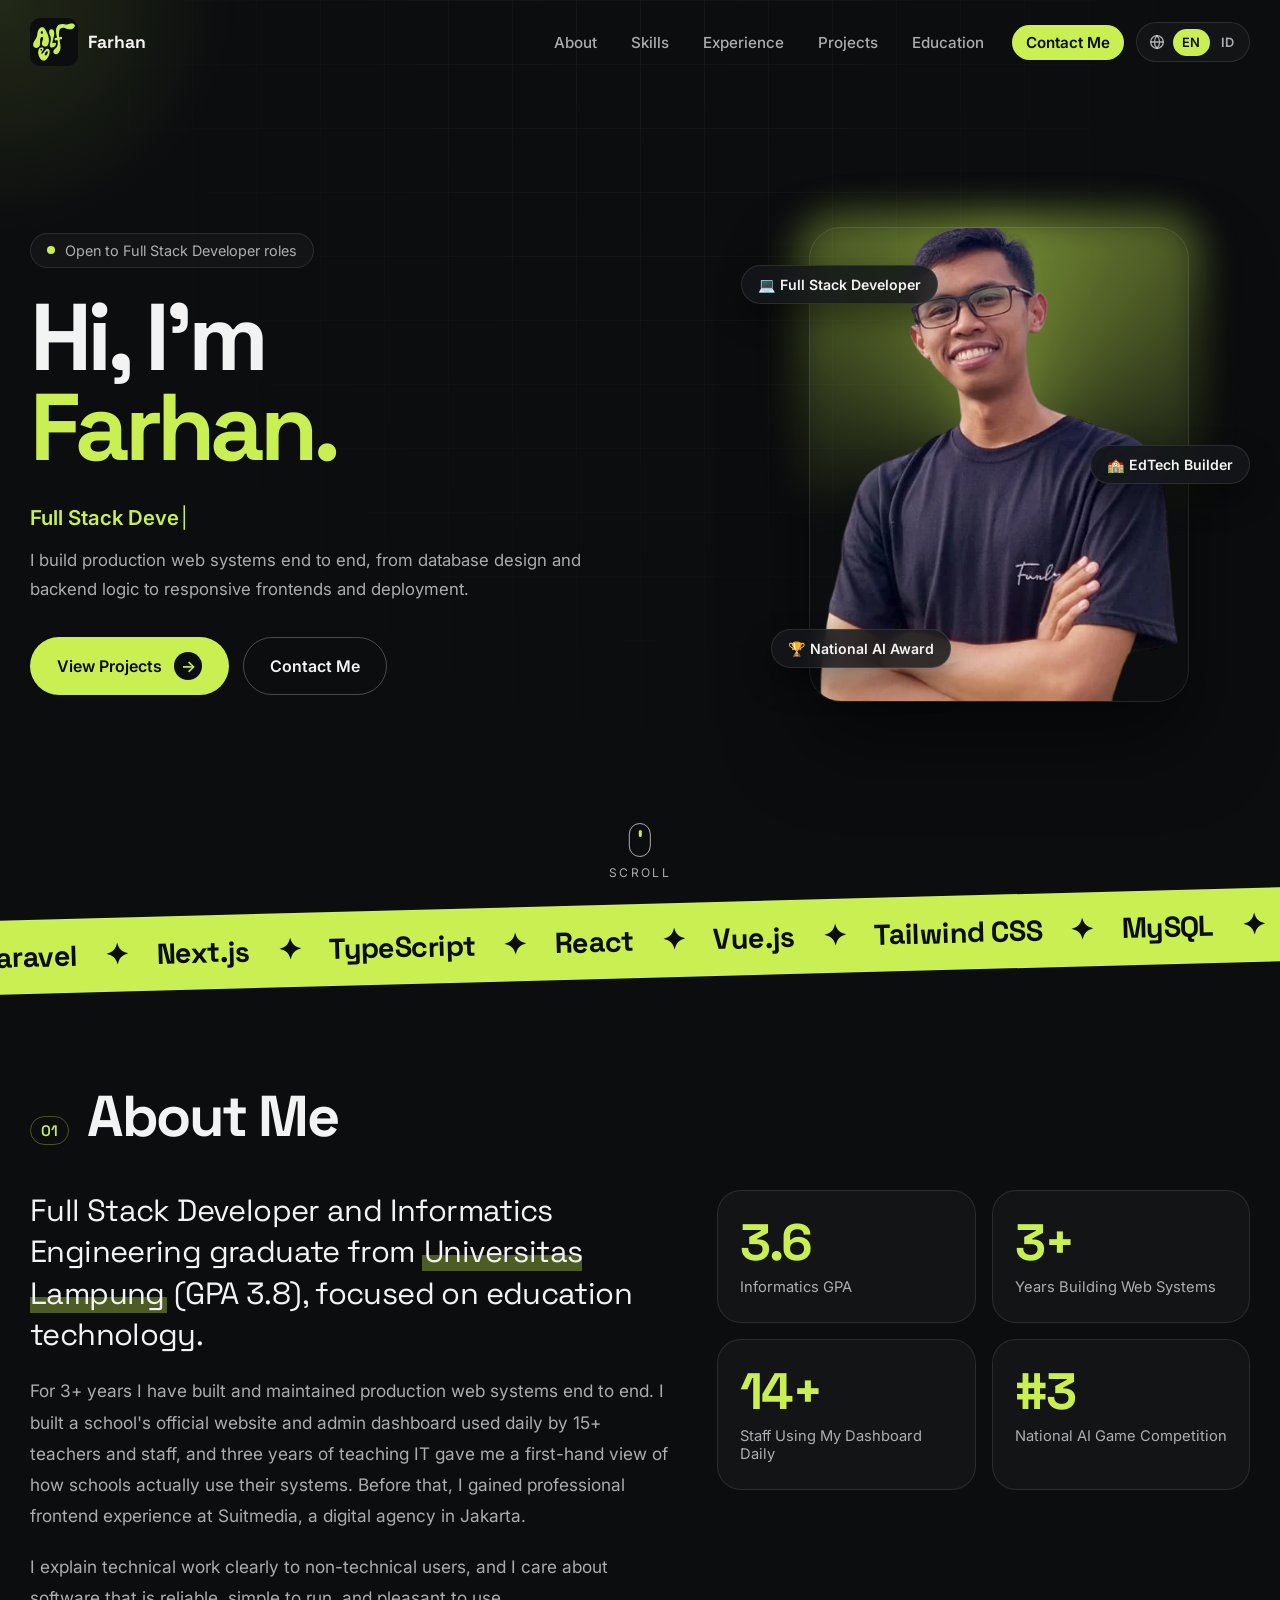
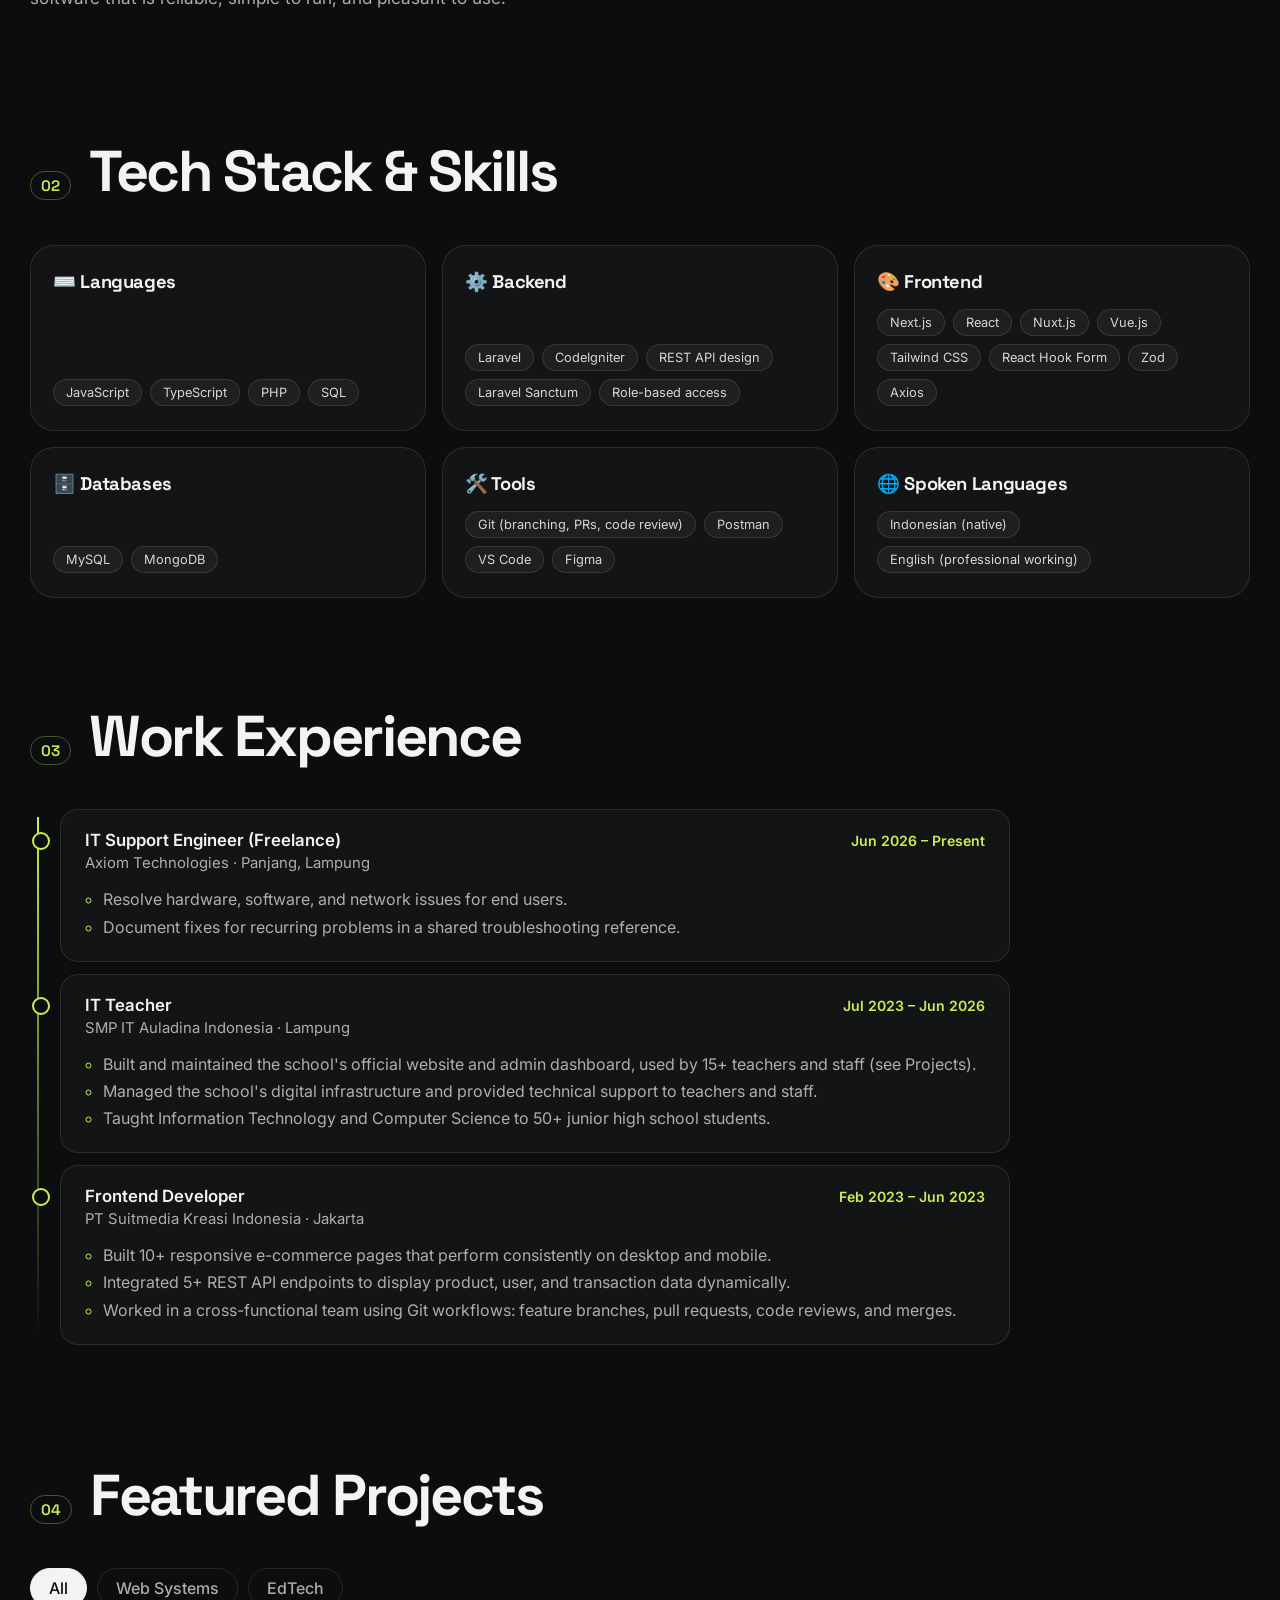
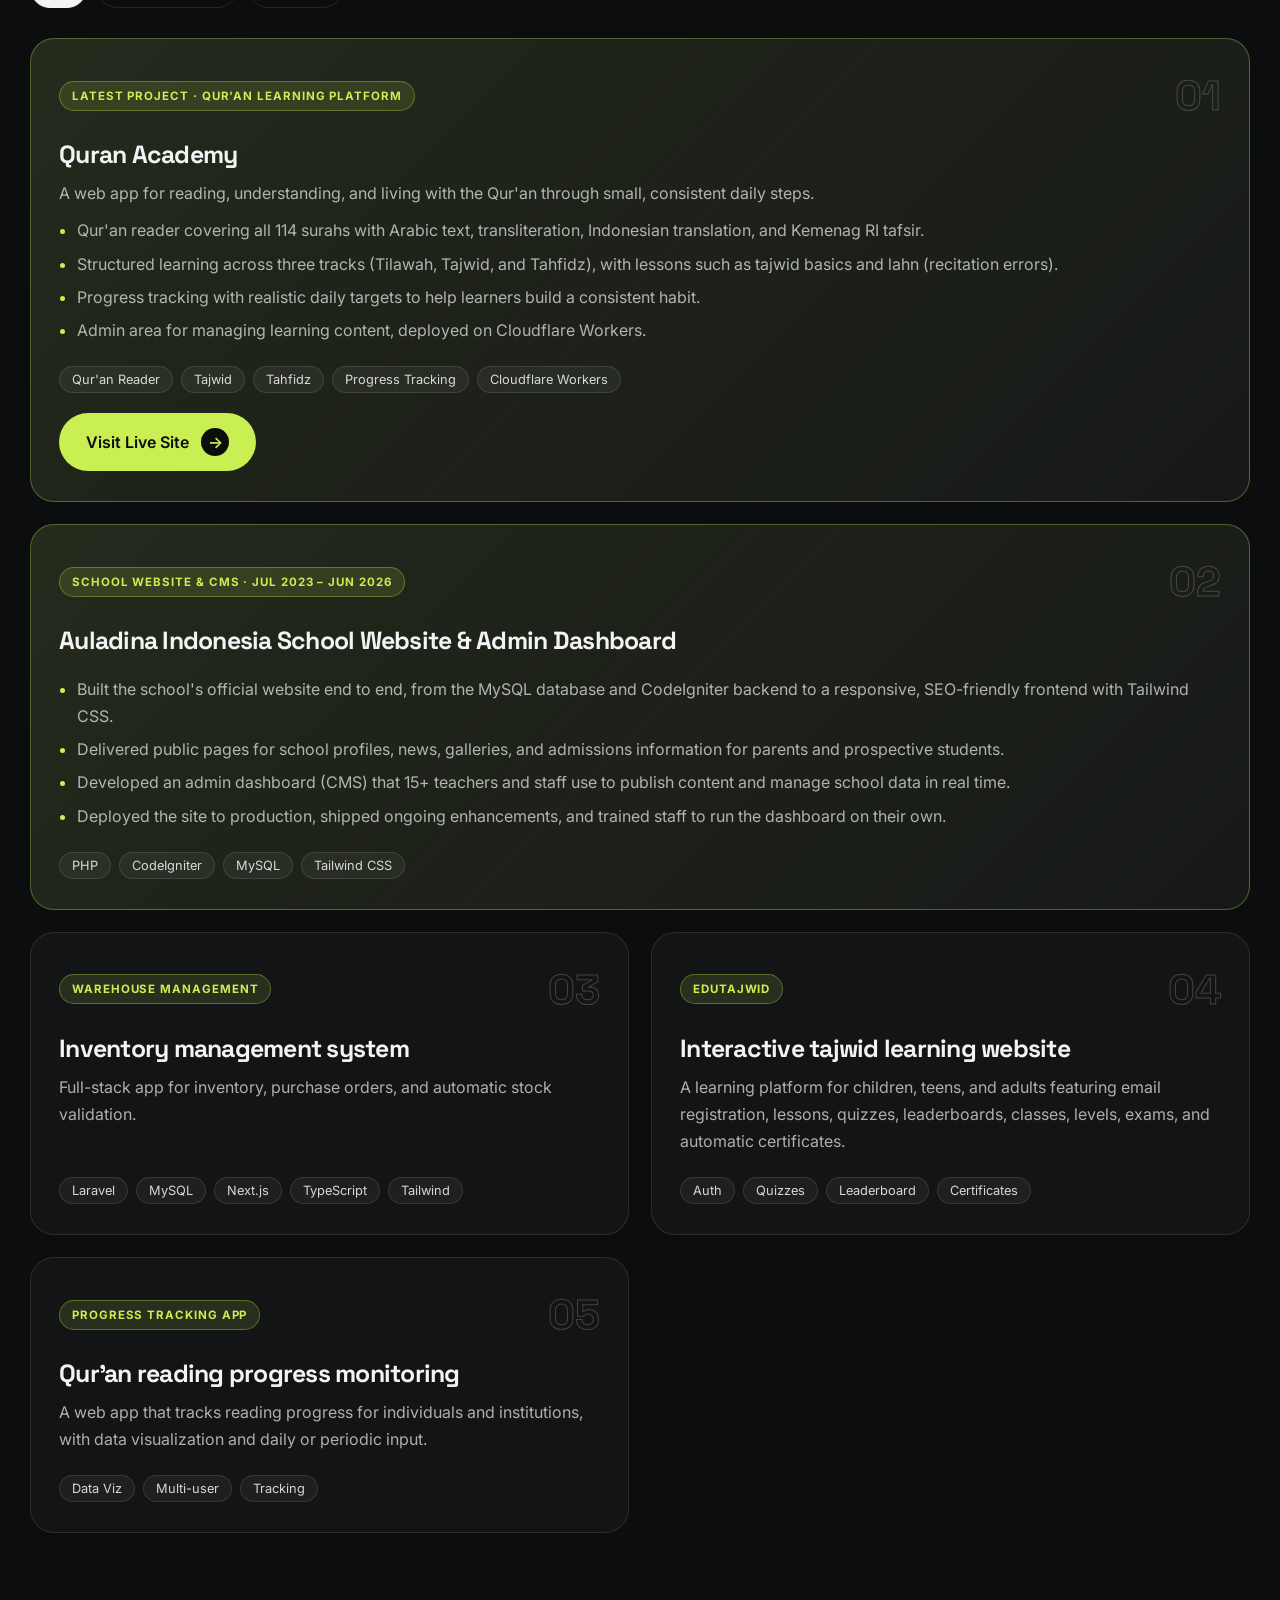
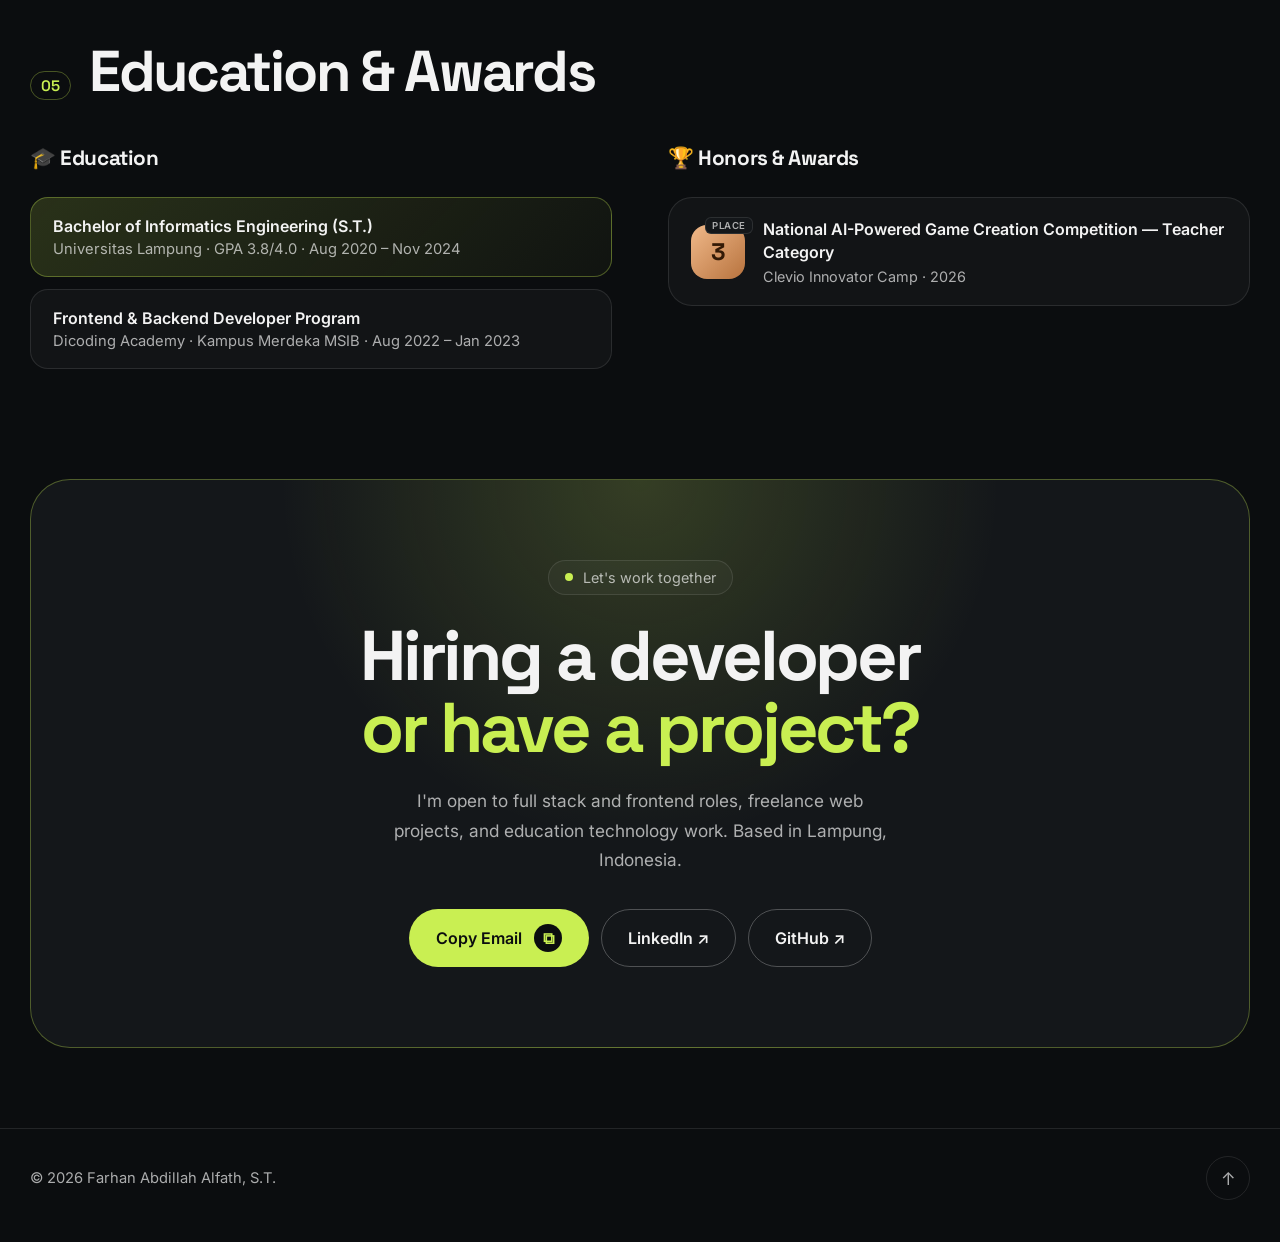
<file: index.html>
<!doctype html>
<html lang="en">
  <head>
    <meta charset="UTF-8" />
    <meta name="viewport" content="width=device-width, initial-scale=1.0" />
    <title>Farhan Abdillah Alfath | Full Stack Developer</title>
    <meta
      name="description"
      content="Portfolio of Farhan Abdillah Alfath, S.T. — Full Stack Developer (Laravel, Next.js, TypeScript) focused on education technology."
    />
    <link rel="icon" type="image/svg+xml" href="logo.svg" />
    <link rel="preconnect" href="https://fonts.googleapis.com" />
    <link rel="preconnect" href="https://fonts.gstatic.com" crossorigin />
    <link
      href="https://fonts.googleapis.com/css2?family=Space+Grotesk:wght@500;600;700&family=Inter:wght@400;500;600&display=swap"
      rel="stylesheet"
    />
    <link rel="stylesheet" href="styles.css" />
  </head>
  <body>
    <div class="scroll-progress" aria-hidden="true"></div>
    <div class="cursor-glow" aria-hidden="true"></div>
    <div class="bg-grid" aria-hidden="true"></div>

    <header class="topbar">
      <a href="#home" class="brand">
        <img class="brand-mark" src="logo.svg" alt="" width="48" height="48" />
        <span>Farhan</span>
      </a>
      <nav class="nav" id="nav">
        <a href="#about" data-i18n="nav.about">About</a>
        <a href="#skills" data-i18n="nav.skills">Skills</a>
        <a href="#experience" data-i18n="nav.experience">Experience</a>
        <a href="#projects" data-i18n="nav.projects">Projects</a>
        <a href="#education" data-i18n="nav.education">Education</a>
        <a href="#contact" class="nav-cta" data-i18n="nav.contact"
          >Contact Me</a
        >
      </nav>
      <button
        class="lang-toggle"
        id="langToggle"
        type="button"
        aria-label="Switch language"
      >
        <svg
          viewBox="0 0 24 24"
          width="16"
          height="16"
          fill="none"
          stroke="currentColor"
          stroke-width="2"
          aria-hidden="true"
        >
          <circle cx="12" cy="12" r="9.5" />
          <path
            d="M2.5 12h19M12 2.5c2.6 2.8 3.9 6 3.9 9.5s-1.3 6.7-3.9 9.5c-2.6-2.8-3.9-6-3.9-9.5s1.3-6.7 3.9-9.5z"
          />
        </svg>
        <span class="lang-opt" data-lang="en">EN</span>
        <span class="lang-opt" data-lang="id">ID</span>
      </button>
      <button
        class="menu-toggle"
        id="menuToggle"
        aria-label="Open menu"
        data-i18n-aria="aria.menu"
        aria-expanded="false"
      >
        <span></span><span></span>
      </button>
    </header>

    <main>
      <!-- HERO -->
      <section class="hero" id="home">
        <div class="hero-copy">
          <p class="eyebrow reveal">
            <span class="dot"></span>
            <span data-i18n="hero.eyebrow"
              >Open to Full Stack Developer roles</span
            >
          </p>
          <h1 class="hero-title">
            <span class="line"
              ><span data-i18n="hero.hello">Hi, I'm</span></span
            >
            <span class="line accent"
              ><span>Farhan<i class="blink">.</i></span></span
            >
          </h1>
          <p class="hero-sub reveal">
            <span class="typed" id="typed"></span><span class="caret">|</span>
          </p>
          <p class="hero-desc reveal" data-i18n="hero.desc">
            I build production web systems end to end, from database design and
            backend logic to responsive frontends and deployment.
          </p>
          <div class="hero-actions reveal">
            <a href="#projects" class="btn btn-primary magnetic">
              <span data-i18n="hero.projects">View Projects</span>
              <span class="btn-icon">→</span>
            </a>
            <a
              href="#contact"
              class="btn btn-ghost magnetic"
              data-i18n="nav.contact"
              >Contact Me</a
            >
          </div>
        </div>

        <div class="hero-visual reveal">
          <div class="photo-wrap tilt">
            <div class="photo-ring"></div>
            <img src="foto.webp" alt="Farhan Abdillah Alfath" />
            <div class="float-badge badge-1" data-i18n="badge.dev">
              💻 Full Stack Developer
            </div>
            <div class="float-badge badge-2" data-i18n="badge.edtech">
              🏫 EdTech Builder
            </div>
            <div class="float-badge badge-3" data-i18n="badge.award">
              🏆 National AI Award
            </div>
          </div>
        </div>

        <a
          href="#about"
          class="scroll-hint"
          aria-label="Scroll down"
          data-i18n-aria="aria.scroll"
        >
          <span class="mouse"><span class="wheel"></span></span>
          <span data-i18n="hero.scroll">Scroll</span>
        </a>
      </section>

      <!-- MARQUEE -->
      <div class="marquee" aria-hidden="true">
        <div class="marquee-track">
          <span>Laravel</span><b>✦</b> <span>Next.js</span><b>✦</b>
          <span>TypeScript</span><b>✦</b> <span>React</span><b>✦</b>
          <span>Vue.js</span><b>✦</b> <span>Tailwind CSS</span><b>✦</b>
          <span>MySQL</span><b>✦</b> <span>REST API</span><b>✦</b>
          <span>CodeIgniter</span><b>✦</b>
          <span>Laravel</span><b>✦</b> <span>Next.js</span><b>✦</b>
          <span>TypeScript</span><b>✦</b> <span>React</span><b>✦</b>
          <span>Vue.js</span><b>✦</b> <span>Tailwind CSS</span><b>✦</b>
          <span>MySQL</span><b>✦</b> <span>REST API</span><b>✦</b>
          <span>CodeIgniter</span><b>✦</b>
        </div>
      </div>

      <!-- ABOUT -->
      <section class="section" id="about">
        <div class="section-head reveal">
          <span class="section-num">01</span>
          <h2 data-i18n="about.title">About Me</h2>
        </div>
        <div class="about-grid">
          <div class="about-text reveal">
            <p class="lead" data-i18n="about.lead">
              Full Stack Developer and Informatics Engineering graduate from
              <mark>Universitas Lampung</mark> (GPA 3.8), focused on education
              technology.
            </p>
            <p data-i18n="about.body">
              For 3+ years I have built and maintained production web systems end
              to end. I built a school's official website and admin dashboard
              used daily by 15+ teachers and staff, and three years of teaching
              IT gave me a first-hand view of how schools actually use their
              systems. Before that, I gained professional frontend experience at
              Suitmedia, a digital agency in Jakarta.
            </p>
            <p data-i18n="about.body2">
              I explain technical work clearly to non-technical users, and I care
              about software that is reliable, simple to run, and pleasant to
              use.
            </p>
          </div>
          <div class="stats">
            <div class="stat reveal">
              <span class="stat-num" data-count="3.8" data-decimals="1">0</span>
              <span class="stat-label" data-i18n="stat.gpa"
                >Informatics GPA</span
              >
            </div>
            <div class="stat reveal">
              <span class="stat-num" data-count="3" data-suffix="+">0</span>
              <span class="stat-label" data-i18n="stat.years"
                >Years Building Web Systems</span
              >
            </div>
            <div class="stat reveal">
              <span class="stat-num" data-count="15" data-suffix="+">0</span>
              <span class="stat-label" data-i18n="stat.users"
                >Staff Using My Dashboard Daily</span
              >
            </div>
            <div class="stat reveal">
              <span class="stat-num" data-count="3" data-prefix="#">0</span>
              <span class="stat-label" data-i18n="stat.award"
                >National AI Game Competition</span
              >
            </div>
          </div>
        </div>
      </section>

      <!-- SKILLS -->
      <section class="section" id="skills">
        <div class="section-head reveal">
          <span class="section-num">02</span>
          <h2 data-i18n="skills.title">Tech Stack &amp; Skills</h2>
        </div>
        <div class="skills-grid">
          <div class="skill-card reveal">
            <h3 data-i18n="skills.lang">⌨️ Languages</h3>
            <div class="chips">
              <span>JavaScript</span><span>TypeScript</span><span>PHP</span
              ><span>SQL</span>
            </div>
          </div>
          <div class="skill-card reveal">
            <h3>⚙️ Backend</h3>
            <div class="chips">
              <span>Laravel</span><span>CodeIgniter</span
              ><span>REST API design</span><span>Laravel Sanctum</span
              ><span data-i18n="skills.rbac">Role-based access</span>
            </div>
          </div>
          <div class="skill-card reveal">
            <h3>🎨 Frontend</h3>
            <div class="chips">
              <span>Next.js</span><span>React</span><span>Nuxt.js</span
              ><span>Vue.js</span><span>Tailwind CSS</span
              ><span>React Hook Form</span><span>Zod</span><span>Axios</span>
            </div>
          </div>
          <div class="skill-card reveal">
            <h3 data-i18n="skills.db">🗄️ Databases</h3>
            <div class="chips"><span>MySQL</span><span>MongoDB</span></div>
          </div>
          <div class="skill-card reveal">
            <h3 data-i18n="skills.tools">🛠️ Tools</h3>
            <div class="chips">
              <span data-i18n="skills.git">Git (branching, PRs, code review)</span
              ><span>Postman</span><span>VS Code</span><span>Figma</span>
            </div>
          </div>
          <div class="skill-card reveal">
            <h3 data-i18n="skills.spoken">🌐 Spoken Languages</h3>
            <div class="chips" data-i18n="skills.spokenChips">
              <span>Indonesian (native)</span
              ><span>English (professional working)</span>
            </div>
          </div>
        </div>
      </section>

      <!-- EXPERIENCE -->
      <section class="section" id="experience">
        <div class="section-head reveal">
          <span class="section-num">03</span>
          <h2 data-i18n="exp.title">Work Experience</h2>
        </div>

        <ol class="timeline timeline-wide">
          <li class="reveal">
            <div class="tl-head">
              <span class="tl-role" data-i18n="role.support"
                >IT Support Engineer (Freelance)</span
              >
              <span class="tl-date" data-i18n="date.support"
                >Jun 2026 – Present</span
              >
            </div>
            <span class="tl-org">Axiom Technologies · Panjang, Lampung</span>
            <ul class="tl-points" data-i18n="pts.support">
              <li>
                Resolve hardware, software, and network issues for end users.
              </li>
              <li>
                Document fixes for recurring problems in a shared troubleshooting
                reference.
              </li>
            </ul>
          </li>
          <li class="reveal">
            <div class="tl-head">
              <span class="tl-role" data-i18n="role.itTeacher">IT Teacher</span>
              <span class="tl-date" data-i18n="date.teacher"
                >Jul 2023 – Jun 2026</span
              >
            </div>
            <span class="tl-org">SMP IT Auladina Indonesia · Lampung</span>
            <ul class="tl-points" data-i18n="pts.teacher">
              <li>
                Built and maintained the school's official website and admin
                dashboard, used by 15+ teachers and staff (see Projects).
              </li>
              <li>
                Managed the school's digital infrastructure and provided technical
                support to teachers and staff.
              </li>
              <li>
                Taught Information Technology and Computer Science to 50+ junior
                high school students.
              </li>
            </ul>
          </li>
          <li class="reveal">
            <div class="tl-head">
              <span class="tl-role" data-i18n="role.frontend"
                >Frontend Developer</span
              >
              <span class="tl-date" data-i18n="date.frontend"
                >Feb 2023 – Jun 2023</span
              >
            </div>
            <span class="tl-org">PT Suitmedia Kreasi Indonesia · Jakarta</span>
            <ul class="tl-points" data-i18n="pts.frontend">
              <li>
                Built 10+ responsive e-commerce pages that perform consistently on
                desktop and mobile.
              </li>
              <li>
                Integrated 5+ REST API endpoints to display product, user, and
                transaction data dynamically.
              </li>
              <li>
                Worked in a cross-functional team using Git workflows: feature
                branches, pull requests, code reviews, and merges.
              </li>
            </ul>
          </li>
        </ol>
      </section>

      <!-- PROJECTS -->
      <section class="section" id="projects">
        <div class="section-head reveal">
          <span class="section-num">04</span>
          <h2 data-i18n="projects.title">Featured Projects</h2>
        </div>

        <div class="filters reveal">
          <button
            class="filter active"
            data-filter="all"
            data-i18n="filter.all"
          >
            All
          </button>
          <button class="filter" data-filter="system" data-i18n="filter.system">
            Web Systems
          </button>
          <button class="filter" data-filter="edu" data-i18n="filter.edu">
            EdTech
          </button>
        </div>

        <div class="project-grid">
          <article
            class="project-card project-featured tilt reveal"
            data-cat="edu"
          >
            <div class="project-top">
              <span class="project-tag" data-i18n="qa.tag"
                >Latest Project · Qur'an Learning Platform</span
              >
              <span class="project-num">01</span>
            </div>
            <h3>Quran Academy</h3>
            <p data-i18n="qa.desc">
              A web app for reading, understanding, and living with the Qur'an
              through small, consistent daily steps.
            </p>
            <ul class="project-points" data-i18n="qa.points">
              <li>
                Qur'an reader covering all 114 surahs with Arabic text,
                transliteration, Indonesian translation, and Kemenag RI tafsir.
              </li>
              <li>
                Structured learning across three tracks (Tilawah, Tajwid, and
                Tahfidz), with lessons such as tajwid basics and lahn
                (recitation errors).
              </li>
              <li>
                Progress tracking with realistic daily targets to help learners
                build a consistent habit.
              </li>
              <li>
                Admin area for managing learning content, deployed on
                Cloudflare Workers.
              </li>
            </ul>
            <div class="chips" data-i18n="qa.chips">
              <span>Qur'an Reader</span><span>Tajwid</span><span>Tahfidz</span
              ><span>Progress Tracking</span><span>Cloudflare Workers</span>
            </div>
            <a
              href="https://quran-academy.alfath7.workers.dev/"
              target="_blank"
              rel="noopener"
              class="btn btn-primary magnetic project-link"
            >
              <span data-i18n="qa.link">Visit Live Site</span>
              <span class="btn-icon">→</span>
            </a>
          </article>

          <article
            class="project-card project-featured tilt reveal"
            data-cat="system"
          >
            <div class="project-top">
              <span class="project-tag" data-i18n="p1.tag"
                >School Website &amp; CMS · Jul 2023 – Jun 2026</span
              >
              <span class="project-num">02</span>
            </div>
            <h3 data-i18n="p1.title">
              Auladina Indonesia School Website &amp; Admin Dashboard
            </h3>
            <ul class="project-points" data-i18n="p1.points">
              <li>
                Built the school's official website end to end, from the MySQL
                database and CodeIgniter backend to a responsive, SEO-friendly
                frontend with Tailwind CSS.
              </li>
              <li>
                Delivered public pages for school profiles, news, galleries, and
                admissions information for parents and prospective students.
              </li>
              <li>
                Developed an admin dashboard (CMS) that 15+ teachers and staff use
                to publish content and manage school data in real time.
              </li>
              <li>
                Deployed the site to production, shipped ongoing enhancements, and
                trained staff to run the dashboard on their own.
              </li>
            </ul>
            <div class="chips">
              <span>PHP</span><span>CodeIgniter</span><span>MySQL</span
              ><span>Tailwind CSS</span>
            </div>
          </article>

          <article class="project-card tilt reveal" data-cat="system">
            <div class="project-top">
              <span class="project-tag" data-i18n="p2.tag"
                >Warehouse Management</span
              >
              <span class="project-num">03</span>
            </div>
            <h3 data-i18n="p2.title">Inventory management system</h3>
            <p data-i18n="p2.desc">
              Full-stack app for inventory, purchase orders, and automatic stock
              validation.
            </p>
            <div class="chips">
              <span>Laravel</span><span>MySQL</span><span>Next.js</span
              ><span>TypeScript</span><span>Tailwind</span>
            </div>
          </article>

          <article class="project-card tilt reveal" data-cat="edu">
            <div class="project-top">
              <span class="project-tag">Edutajwid</span>
              <span class="project-num">04</span>
            </div>
            <h3 data-i18n="p3.title">Interactive tajwid learning website</h3>
            <p data-i18n="p3.desc">
              A learning platform for children, teens, and adults featuring email
              registration, lessons, quizzes, leaderboards, classes, levels,
              exams, and automatic certificates.
            </p>
            <div class="chips" data-i18n="p3.chips">
              <span>Auth</span><span>Quizzes</span><span>Leaderboard</span
              ><span>Certificates</span>
            </div>
          </article>

          <article class="project-card tilt reveal" data-cat="edu">
            <div class="project-top">
              <span class="project-tag" data-i18n="p4.tag"
                >Progress Tracking App</span
              >
              <span class="project-num">05</span>
            </div>
            <h3 data-i18n="p4.title">Qur'an reading progress monitoring</h3>
            <p data-i18n="p4.desc">
              A web app that tracks reading progress for individuals and
              institutions, with data visualization and daily or periodic input.
            </p>
            <div class="chips" data-i18n="p4.chips">
              <span>Data Viz</span><span>Multi-user</span><span>Tracking</span>
            </div>
          </article>
        </div>
      </section>

      <!-- EDUCATION & AWARDS -->
      <section class="section" id="education">
        <div class="section-head reveal">
          <span class="section-num">05</span>
          <h2 data-i18n="edu.title">Education &amp; Awards</h2>
        </div>

        <div class="exp-grid">
          <div>
            <h3 class="col-title reveal" data-i18n="edu.edu">🎓 Education</h3>
            <div class="cred-list">
              <div class="cred cred-main reveal">
                <span class="cred-title" data-i18n="cred.degree"
                  >Bachelor of Informatics Engineering (S.T.)</span
                >
                <span class="cred-sub" data-i18n="cred.degreeSub"
                  >Universitas Lampung · GPA 3.8/4.0 · Aug 2020 – Nov 2024</span
                >
              </div>
              <div class="cred reveal">
                <span class="cred-title"
                  >Frontend &amp; Backend Developer Program</span
                >
                <span class="cred-sub" data-i18n="cred.dicodingSub"
                  >Dicoding Academy · Kampus Merdeka MSIB · Aug 2022 – Jan
                  2023</span
                >
              </div>
            </div>
          </div>

          <div>
            <h3 class="col-title reveal" data-i18n="edu.awards">
              🏆 Honors &amp; Awards
            </h3>
            <div class="award reveal">
              <span class="award-rank r3">3</span>
              <div>
                <p class="award-title" data-i18n="award.game">
                  National AI-Powered Game Creation Competition — Teacher
                  Category
                </p>
                <p class="award-meta">Clevio Innovator Camp · 2026</p>
              </div>
            </div>
          </div>
        </div>
      </section>

      <!-- CONTACT -->
      <section class="section contact" id="contact">
        <div class="contact-card reveal">
          <p class="eyebrow">
            <span class="dot"></span>
            <span data-i18n="contact.eyebrow">Let's work together</span>
          </p>
          <h2 data-i18n="contact.title">
            Hiring a developer<br /><span class="accent"
              >or have a project?</span
            >
          </h2>
          <p class="contact-sub" data-i18n="contact.sub">
            I'm open to full stack and frontend roles, freelance web projects,
            and education technology work. Based in Lampung, Indonesia.
          </p>
          <div class="contact-actions">
            <button
              class="btn btn-primary magnetic"
              id="copyEmail"
              data-email="abdillahalfath7@gmail.com"
            >
              <span class="copy-label" data-i18n="contact.copy"
                >Copy Email</span
              >
              <span class="btn-icon">⧉</span>
            </button>
            <a
              class="btn btn-ghost magnetic"
              href="https://www.linkedin.com/in/farhanabdillahalfath"
              target="_blank"
              rel="noopener"
              >LinkedIn ↗</a
            >
            <a
              class="btn btn-ghost magnetic"
              href="https://github.com/aalfath7"
              target="_blank"
              rel="noopener"
              >GitHub ↗</a
            >
          </div>
        </div>
      </section>
    </main>

    <footer class="footer">
      <p>© <span id="year"></span> Farhan Abdillah Alfath, S.T.</p>
      <a
        href="#home"
        class="to-top"
        aria-label="Back to top"
        data-i18n-aria="aria.top"
        >↑</a
      >
    </footer>

    <div class="toast" id="toast" role="status"></div>

    <script src="script.js"></script>
  </body>
</html>
</file>
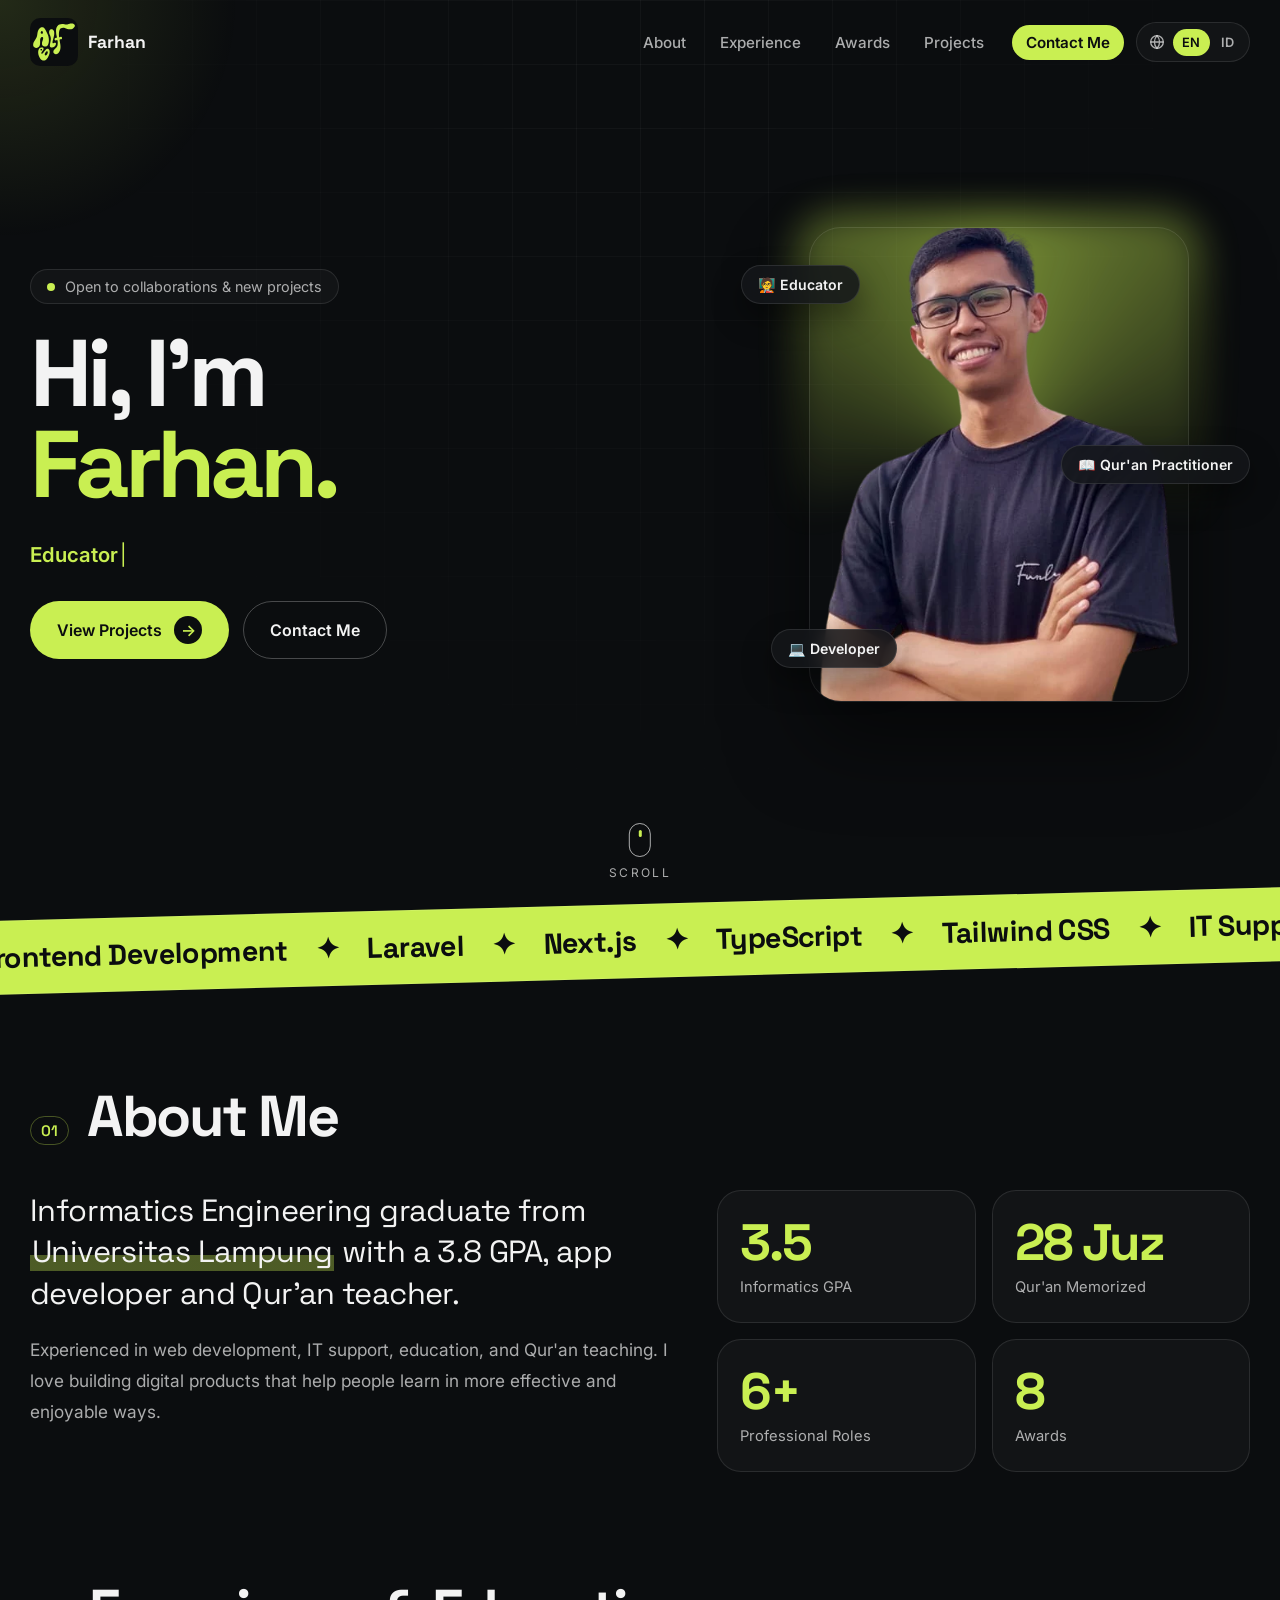
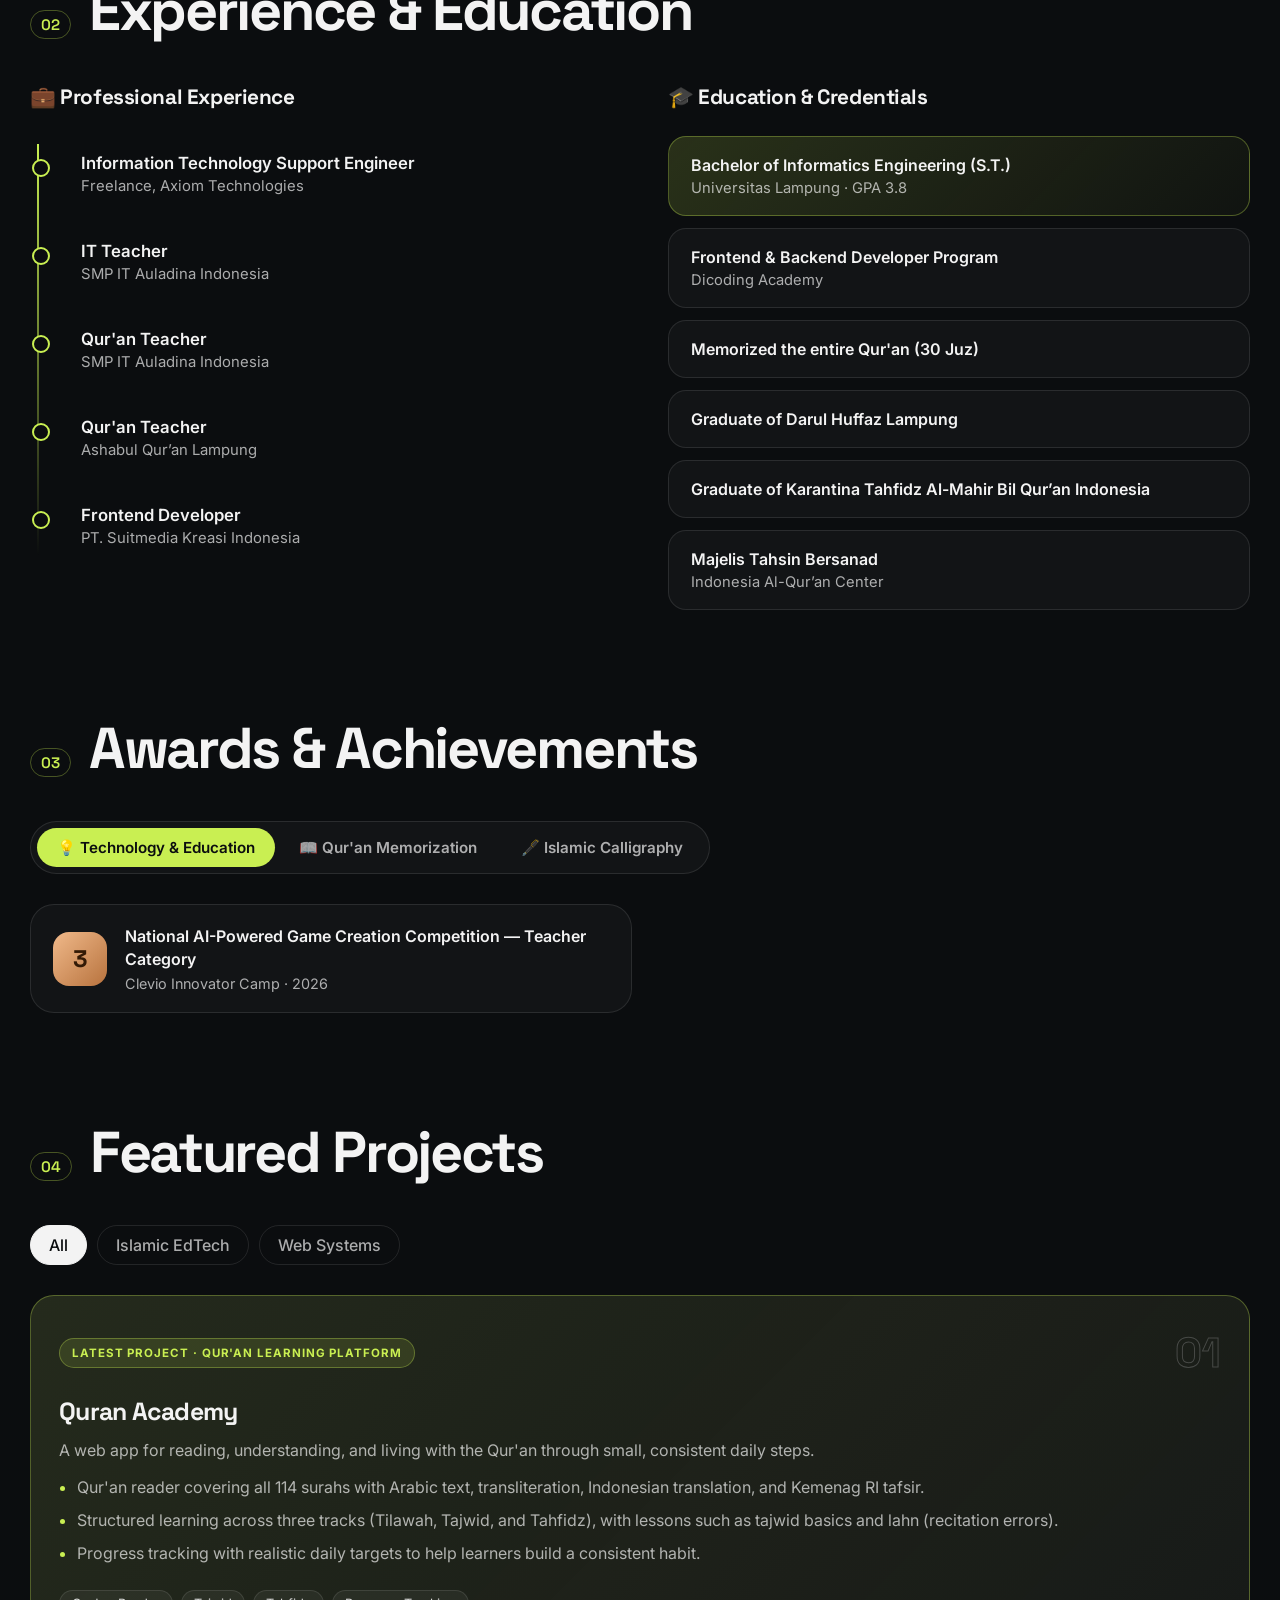
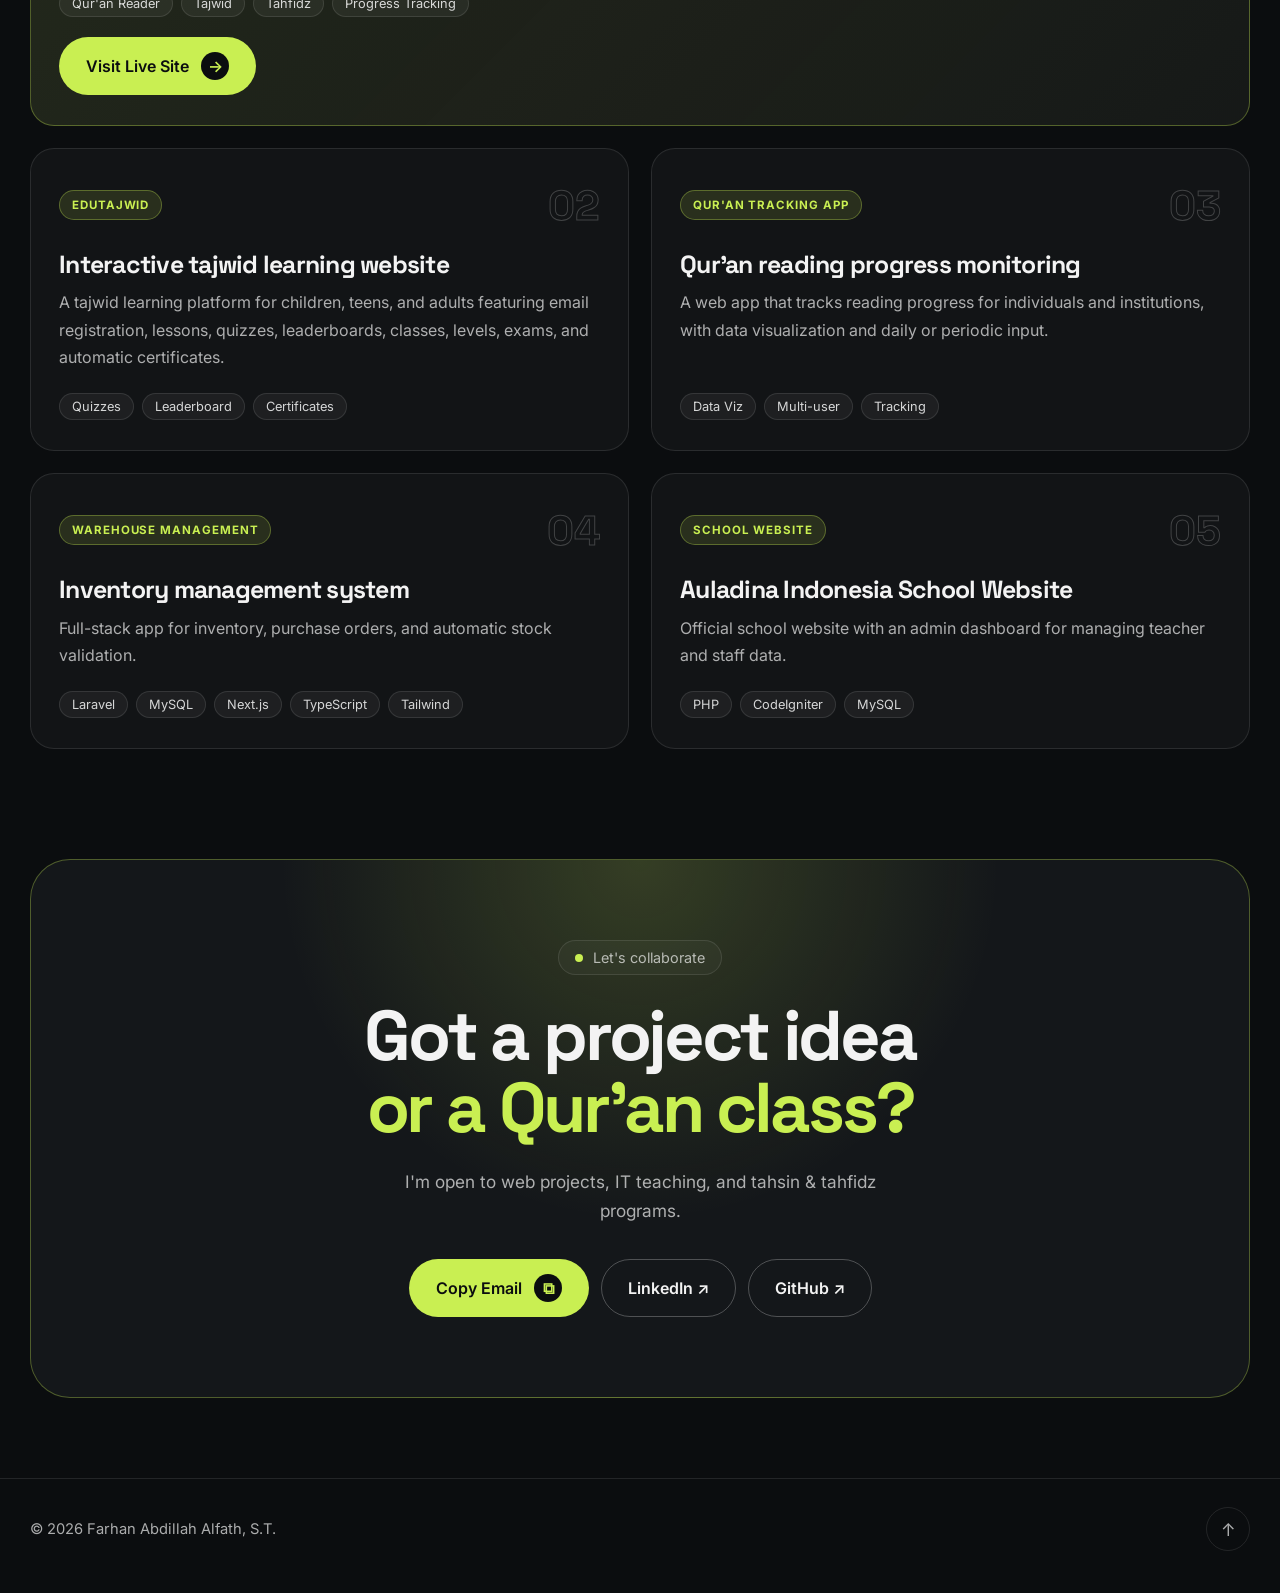
<file: edu/index.html>
<!doctype html>
<html lang="en">
  <head>
    <meta charset="UTF-8" />
    <meta name="viewport" content="width=device-width, initial-scale=1.0" />
    <title>Farhan Abdillah Alfath | Portfolio</title>
    <meta
      name="description"
      content="Portfolio of Farhan Abdillah Alfath, S.T. — Web developer, IT educator, and Qur'an teacher."
    />
    <link rel="icon" type="image/svg+xml" href="../logo.svg" />
    <link rel="preconnect" href="https://fonts.googleapis.com" />
    <link rel="preconnect" href="https://fonts.gstatic.com" crossorigin />
    <link
      href="https://fonts.googleapis.com/css2?family=Space+Grotesk:wght@500;600;700&family=Inter:wght@400;500;600&display=swap"
      rel="stylesheet"
    />
    <link rel="stylesheet" href="styles.css" />
  </head>
  <body>
    <div class="scroll-progress" aria-hidden="true"></div>
    <div class="cursor-glow" aria-hidden="true"></div>
    <div class="bg-grid" aria-hidden="true"></div>

    <header class="topbar">
      <a href="#home" class="brand">
        <img class="brand-mark" src="../logo.svg" alt="" width="48" height="48" />
        <span>Farhan</span>
      </a>
      <nav class="nav" id="nav">
        <a href="#about" data-i18n="nav.about">About</a>
        <a href="#experience" data-i18n="nav.experience">Experience</a>
        <a href="#awards" data-i18n="nav.awards">Awards</a>
        <a href="#projects" data-i18n="nav.projects">Projects</a>
        <a href="#contact" class="nav-cta" data-i18n="nav.contact"
          >Contact Me</a
        >
      </nav>
      <button
        class="lang-toggle"
        id="langToggle"
        type="button"
        aria-label="Switch language"
      >
        <svg
          viewBox="0 0 24 24"
          width="16"
          height="16"
          fill="none"
          stroke="currentColor"
          stroke-width="2"
          aria-hidden="true"
        >
          <circle cx="12" cy="12" r="9.5" />
          <path
            d="M2.5 12h19M12 2.5c2.6 2.8 3.9 6 3.9 9.5s-1.3 6.7-3.9 9.5c-2.6-2.8-3.9-6-3.9-9.5s1.3-6.7 3.9-9.5z"
          />
        </svg>
        <span class="lang-opt" data-lang="en">EN</span>
        <span class="lang-opt" data-lang="id">ID</span>
      </button>
      <button
        class="menu-toggle"
        id="menuToggle"
        aria-label="Open menu"
        data-i18n-aria="aria.menu"
        aria-expanded="false"
      >
        <span></span><span></span>
      </button>
    </header>

    <main>
      <!-- HERO -->
      <section class="hero" id="home">
        <div class="hero-copy">
          <p class="eyebrow reveal">
            <span class="dot"></span>
            <span data-i18n="hero.eyebrow"
              >Open to collaborations &amp; new projects</span
            >
          </p>
          <h1 class="hero-title">
            <span class="line"
              ><span data-i18n="hero.hello">Hi, I'm</span></span
            >
            <span class="line accent"
              ><span>Farhan<i class="blink">.</i></span></span
            >
          </h1>
          <p class="hero-sub reveal">
            <span class="typed" id="typed"></span><span class="caret">|</span>
          </p>
          <div class="hero-actions reveal">
            <a href="#projects" class="btn btn-primary magnetic">
              <span data-i18n="hero.projects">View Projects</span>
              <span class="btn-icon">→</span>
            </a>
            <a
              href="#contact"
              class="btn btn-ghost magnetic"
              data-i18n="nav.contact"
              >Contact Me</a
            >
          </div>
        </div>

        <div class="hero-visual reveal">
          <div class="photo-wrap tilt">
            <div class="photo-ring"></div>
            <img src="../foto.webp" alt="Farhan Abdillah Alfath" />
            <div class="float-badge badge-1" data-i18n="badge.educator">
              🧑‍🏫 Educator
            </div>
            <div class="float-badge badge-2" data-i18n="badge.quran">
              📖 Qur'an Practitioner
            </div>
            <div class="float-badge badge-3" data-i18n="badge.dev">
              💻 Developer
            </div>
          </div>
        </div>

        <a
          href="#about"
          class="scroll-hint"
          aria-label="Scroll down"
          data-i18n-aria="aria.scroll"
        >
          <span class="mouse"><span class="wheel"></span></span>
          <span data-i18n="hero.scroll">Scroll</span>
        </a>
      </section>

      <!-- MARQUEE -->
      <div class="marquee" aria-hidden="true">
        <div class="marquee-track">
          <span data-i18n="mq.frontend">Frontend Development</span><b>✦</b>
          <span>Laravel</span><b>✦</b> <span>Next.js</span><b>✦</b>
          <span>TypeScript</span><b>✦</b> <span>Tailwind CSS</span><b>✦</b>
          <span data-i18n="mq.support">IT Support</span><b>✦</b>
          <span>Tahsin &amp; Tahfidz</span><b>✦</b>
          <span data-i18n="mq.calligraphy">Calligraphy</span><b>✦</b>
          <span data-i18n="mq.frontend">Frontend Development</span><b>✦</b>
          <span>Laravel</span><b>✦</b> <span>Next.js</span><b>✦</b>
          <span>TypeScript</span><b>✦</b> <span>Tailwind CSS</span><b>✦</b>
          <span data-i18n="mq.support">IT Support</span><b>✦</b>
          <span>Tahsin &amp; Tahfidz</span><b>✦</b>
          <span data-i18n="mq.calligraphy">Calligraphy</span><b>✦</b>
        </div>
      </div>

      <!-- ABOUT -->
      <section class="section" id="about">
        <div class="section-head reveal">
          <span class="section-num">01</span>
          <h2 data-i18n="about.title">About Me</h2>
        </div>
        <div class="about-grid">
          <div class="about-text reveal">
            <p class="lead" data-i18n="about.lead">
              Informatics Engineering graduate from
              <mark>Universitas Lampung</mark> with a 3.8 GPA, app developer and
              Qur'an teacher.
            </p>
            <p data-i18n="about.body">
              Experienced in web development, IT support, education, and Qur'an
              teaching. I love building digital products that help people learn
              in more effective and enjoyable ways.
            </p>
          </div>
          <div class="stats">
            <div class="stat reveal">
              <span class="stat-num" data-count="3.8" data-decimals="1">0</span>
              <span class="stat-label" data-i18n="stat.gpa"
                >Informatics GPA</span
              >
            </div>
            <div class="stat reveal">
              <span class="stat-num" data-count="30" data-suffix=" Juz">0</span>
              <span class="stat-label" data-i18n="stat.quran"
                >Qur'an Memorized</span
              >
            </div>
            <div class="stat reveal">
              <span class="stat-num" data-count="6" data-suffix="+">0</span>
              <span class="stat-label" data-i18n="stat.roles"
                >Professional Roles</span
              >
            </div>
            <div class="stat reveal">
              <span class="stat-num" data-count="9">0</span>
              <span class="stat-label" data-i18n="stat.awards">Awards</span>
            </div>
          </div>
        </div>
      </section>

      <!-- EXPERIENCE -->
      <section class="section" id="experience">
        <div class="section-head reveal">
          <span class="section-num">02</span>
          <h2 data-i18n="exp.title">Experience &amp; Education</h2>
        </div>

        <div class="exp-grid">
          <div>
            <h3 class="col-title reveal" data-i18n="exp.work">
              💼 Professional Experience
            </h3>
            <ol class="timeline">
              <li class="reveal">
                <span class="tl-role" data-i18n="role.support"
                  >Information Technology Support Engineer</span
                >
                <span class="tl-org" data-i18n="org.axiom"
                  >Freelance, Axiom Technologies</span
                >
              </li>
              <li class="reveal">
                <span class="tl-role" data-i18n="role.itTeacher"
                  >IT Teacher</span
                >
                <span class="tl-org">SMP IT Auladina Indonesia</span>
              </li>
              <li class="reveal">
                <span class="tl-role" data-i18n="role.quranTeacher"
                  >Qur'an Teacher</span
                >
                <span class="tl-org">SMP IT Auladina Indonesia</span>
              </li>
              <li class="reveal">
                <span class="tl-role" data-i18n="role.quranTeacher"
                  >Qur'an Teacher</span
                >
                <span class="tl-org">Ashabul Qur’an Lampung</span>
              </li>
              <li class="reveal">
                <span class="tl-role" data-i18n="role.frontend"
                  >Frontend Developer</span
                >
                <span class="tl-org">PT. Suitmedia Kreasi Indonesia</span>
              </li>
            </ol>
          </div>

          <div>
            <h3 class="col-title reveal" data-i18n="exp.edu">
              🎓 Education &amp; Credentials
            </h3>
            <div class="cred-list">
              <div class="cred cred-main reveal">
                <span class="cred-title" data-i18n="cred.degree"
                  >Bachelor of Informatics Engineering (S.T.)</span
                >
                <span class="cred-sub" data-i18n="cred.degreeSub"
                  >Universitas Lampung · GPA 3.8</span
                >
              </div>
              <div class="cred reveal">
                <span class="cred-title"
                  >Frontend & Backend Developer Program</span
                >
                <span class="cred-sub">Dicoding Academy</span>
              </div>
              <div class="cred reveal">
                <span class="cred-title" data-i18n="cred.hafiz"
                  >Memorized the entire Qur'an (30 Juz)</span
                >
              </div>
              <div class="cred reveal">
                <span class="cred-title" data-i18n="cred.darulHuffaz"
                  >Graduate of Darul Huffaz Lampung</span
                >
              </div>
              <div class="cred reveal">
                <span class="cred-title" data-i18n="cred.almahir"
                  >Graduate of Karantina Tahfidz Al-Mahir Bil Qur’an
                  Indonesia</span
                >
              </div>
              <div class="cred reveal">
                <span class="cred-title">Majelis Tahsin Bersanad</span>
                <span class="cred-sub">Indonesia Al-Qur’an Center</span>
              </div>
            </div>
          </div>
        </div>
      </section>

      <!-- AWARDS -->
      <section class="section" id="awards">
        <div class="section-head reveal">
          <span class="section-num">03</span>
          <h2 data-i18n="awards.title">Awards &amp; Achievements</h2>
        </div>

        <div class="tabs reveal" role="tablist">
          <button
            class="tab active"
            role="tab"
            aria-selected="true"
            data-tab="tech"
            data-i18n="tab.tech"
          >
            💡 Technology &amp; Education
          </button>
          <button
            class="tab"
            role="tab"
            aria-selected="false"
            data-tab="tahfidz"
            data-i18n="tab.tahfidz"
          >
            📖 Qur'an Memorization
          </button>
          <button
            class="tab"
            role="tab"
            aria-selected="false"
            data-tab="kaligrafi"
            data-i18n="tab.calligraphy"
          >
            🖋️ Islamic Calligraphy
          </button>
          <span class="tab-indicator"></span>
        </div>

        <div class="tab-panels">
          <div class="tab-panel active" data-panel="tech">
            <div class="award">
              <span class="award-rank r3">3</span>
              <div>
                <p class="award-title" data-i18n="award.game">
                  National AI-Powered Game Creation Competition — Teacher
                  Category
                </p>
                <p class="award-meta">Clevio Innovator Camp · 2026</p>
              </div>
            </div>
          </div>

          <div class="tab-panel" data-panel="tahfidz">
            <div class="award">
              <span class="award-rank r1">1</span>
              <div>
                <p class="award-title">MHQ 5 Juz</p>
                <p class="award-meta">MTQ-M Unila · 2021</p>
              </div>
            </div>
            <div class="award">
              <span class="award-rank r3">3</span>
              <div>
                <p class="award-title">MHQ 20 Juz</p>
                <p class="award-meta">MTQ Kota Bandar Lampung · 2019</p>
              </div>
            </div>
            <div class="award">
              <span class="award-rank r3">3</span>
              <div>
                <p class="award-title">MHQ 10 Juz</p>
                <p class="award-meta">MTQ Lampung Selatan · 2018</p>
              </div>
            </div>
            <div class="award">
              <span class="award-rank r2">2</span>
              <div>
                <p class="award-title">MHQ 10 Juz</p>
                <p class="award-meta">MTQ Lampung Selatan · 2017</p>
              </div>
            </div>
          </div>

          <div class="tab-panel" data-panel="kaligrafi">
            <div class="award">
              <span class="award-rank r1">1</span>
              <div>
                <p class="award-title" data-i18n="award.rohis">
                  Men's Calligraphy — ROHIS Lampung Gema Islam
                </p>
                <p class="award-meta">SMAN 3 Metro · 2019</p>
              </div>
            </div>
            <div class="award">
              <span class="award-rank r3">3</span>
              <div>
                <p class="award-title" data-i18n="award.pesantren">
                  Contemporary Calligraphy — Festival Pesantren V, Lampung
                  Province
                </p>
                <p class="award-meta">2018</p>
              </div>
            </div>
            <div class="award">
              <span class="award-rank r3">3</span>
              <div>
                <p class="award-title" data-i18n="award.teknokrat">
                  Calligraphy — Pentas Islami Teknokrat, Lampung Province
                </p>
                <p class="award-meta">2018</p>
              </div>
            </div>
            <div class="award">
              <span class="award-rank r1">1</span>
              <div>
                <p class="award-title" data-i18n="award.teknokrat">
                  Calligraphy — Pentas Islami Teknokrat, Lampung Province
                </p>
                <p class="award-meta">2017</p>
              </div>
            </div>
          </div>
        </div>
      </section>

      <!-- PROJECTS -->
      <section class="section" id="projects">
        <div class="section-head reveal">
          <span class="section-num">04</span>
          <h2 data-i18n="projects.title">Featured Projects</h2>
        </div>

        <div class="filters reveal">
          <button
            class="filter active"
            data-filter="all"
            data-i18n="filter.all"
          >
            All
          </button>
          <button class="filter" data-filter="edu" data-i18n="filter.edu">
            Islamic EdTech
          </button>
          <button class="filter" data-filter="system" data-i18n="filter.system">
            Web Systems
          </button>
        </div>

        <div class="project-grid">
          <article
            class="project-card project-featured tilt reveal"
            data-cat="edu"
          >
            <div class="project-top">
              <span class="project-tag" data-i18n="qa.tag"
                >Latest Project · Qur'an Learning Platform</span
              >
              <span class="project-num">01</span>
            </div>
            <h3>Quran Academy</h3>
            <p data-i18n="qa.desc">
              A web app for reading, understanding, and living with the Qur'an
              through small, consistent daily steps.
            </p>
            <ul class="project-points" data-i18n="qa.points">
              <li>
                Qur'an reader covering all 114 surahs with Arabic text,
                transliteration, Indonesian translation, and Kemenag RI tafsir.
              </li>
              <li>
                Structured learning across three tracks (Tilawah, Tajwid, and
                Tahfidz), with lessons such as tajwid basics and lahn
                (recitation errors).
              </li>
              <li>
                Progress tracking with realistic daily targets to help learners
                build a consistent habit.
              </li>
            </ul>
            <div class="chips" data-i18n="qa.chips">
              <span>Qur'an Reader</span><span>Tajwid</span><span>Tahfidz</span
              ><span>Progress Tracking</span>
            </div>
            <a
              href="https://quran-academy.alfath7.workers.dev/"
              target="_blank"
              rel="noopener"
              class="btn btn-primary magnetic project-link"
            >
              <span data-i18n="qa.link">Visit Live Site</span>
              <span class="btn-icon">→</span>
            </a>
          </article>

          <article class="project-card tilt reveal" data-cat="edu">
            <div class="project-top">
              <span class="project-tag">Edutajwid</span>
              <span class="project-num">02</span>
            </div>
            <h3 data-i18n="p1.title">Interactive tajwid learning website</h3>
            <p data-i18n="p1.desc">
              A tajwid learning platform for children, teens, and adults
              featuring email registration, lessons, quizzes, leaderboards,
              classes, levels, exams, and automatic certificates.
            </p>
            <div class="chips" data-i18n="p1.chips">
              <span>Quizzes</span><span>Leaderboard</span
              ><span>Certificates</span>
            </div>
          </article>

          <article class="project-card tilt reveal" data-cat="edu">
            <div class="project-top">
              <span class="project-tag" data-i18n="p2.tag"
                >Qur'an Tracking App</span
              >
              <span class="project-num">03</span>
            </div>
            <h3 data-i18n="p2.title">Qur'an reading progress monitoring</h3>
            <p data-i18n="p2.desc">
              A web app that tracks reading progress for individuals and
              institutions, with data visualization and daily or periodic input.
            </p>
            <div class="chips" data-i18n="p2.chips">
              <span>Data Viz</span><span>Multi-user</span><span>Tracking</span>
            </div>
          </article>

          <article class="project-card tilt reveal" data-cat="system">
            <div class="project-top">
              <span class="project-tag" data-i18n="p3.tag"
                >Warehouse Management</span
              >
              <span class="project-num">04</span>
            </div>
            <h3 data-i18n="p3.title">Inventory management system</h3>
            <p data-i18n="p3.desc">
              Full-stack app for inventory, purchase orders, and automatic stock
              validation.
            </p>
            <div class="chips">
              <span>Laravel</span><span>MySQL</span><span>Next.js</span
              ><span>TypeScript</span><span>Tailwind</span>
            </div>
          </article>

          <article class="project-card tilt reveal" data-cat="system">
            <div class="project-top">
              <span class="project-tag" data-i18n="p4.tag">School Website</span>
              <span class="project-num">05</span>
            </div>
            <h3 data-i18n="p4.title">Auladina Indonesia School Website</h3>
            <p data-i18n="p4.desc">
              Official school website with an admin dashboard for managing
              teacher and staff data.
            </p>
            <div class="chips">
              <span>PHP</span><span>CodeIgniter</span><span>MySQL</span>
            </div>
          </article>
        </div>
      </section>

      <!-- CONTACT -->
      <section class="section contact" id="contact">
        <div class="contact-card reveal">
          <p class="eyebrow">
            <span class="dot"></span>
            <span data-i18n="contact.eyebrow">Let's collaborate</span>
          </p>
          <h2 data-i18n="contact.title">
            Got a project idea<br /><span class="accent"
              >or a Qur'an class?</span
            >
          </h2>
          <p class="contact-sub" data-i18n="contact.sub">
            I'm open to web projects, IT teaching, and tahsin &amp; tahfidz
            programs.
          </p>
          <!-- Ganti email & link di bawah dengan kontak asli -->
          <div class="contact-actions">
            <button
              class="btn btn-primary magnetic"
              id="copyEmail"
              data-email="abdillahalfath7@gmail.com"
            >
              <span class="copy-label" data-i18n="contact.copy"
                >Copy Email</span
              >
              <span class="btn-icon">⧉</span>
            </button>
            <a
              class="btn btn-ghost magnetic"
              href="https://www.linkedin.com/in/farhanabdillahalfath"
              target="_blank"
              rel="noopener"
              >LinkedIn ↗</a
            >
            <a
              class="btn btn-ghost magnetic"
              href="https://github.com/aalfath7"
              target="_blank"
              rel="noopener"
              >GitHub ↗</a
            >
          </div>
        </div>
      </section>
    </main>

    <footer class="footer">
      <p>© <span id="year"></span> Farhan Abdillah Alfath, S.T.</p>
      <a
        href="#home"
        class="to-top"
        aria-label="Back to top"
        data-i18n-aria="aria.top"
        >↑</a
      >
    </footer>

    <div class="toast" id="toast" role="status"></div>

    <script src="script.js"></script>
  </body>
</html>
</file>
<file: styles.css>
:root {
  --bg: #0b0d0f;
  --bg-soft: #14171a;
  --card: rgba(255, 255, 255, 0.03);
  --card-hover: rgba(255, 255, 255, 0.06);
  --text: #f3f3f3;
  --muted: rgba(255, 255, 255, 0.66);
  --line: rgba(255, 255, 255, 0.1);
  --green: #c9ef52;
  --green-soft: rgba(201, 239, 82, 0.12);
  --green-line: rgba(201, 239, 82, 0.32);
  --radius: 24px;
  --ease: cubic-bezier(0.22, 1, 0.36, 1);
  --display: "Space Grotesk", "Segoe UI", sans-serif;
  --body: "Inter", "Segoe UI", Arial, sans-serif;
}

* {
  box-sizing: border-box;
}

html {
  scroll-behavior: smooth;
  scroll-padding-top: 90px;
}

body {
  margin: 0;
  min-height: 100vh;
  font-family: var(--body);
  background: var(--bg);
  color: var(--text);
  overflow-x: hidden;
  -webkit-font-smoothing: antialiased;
}

img {
  display: block;
  max-width: 100%;
}

button {
  font: inherit;
  cursor: pointer;
}

a {
  color: inherit;
}

::selection {
  background: var(--green);
  color: var(--bg);
}

/* ---------- ambient layers ---------- */
.scroll-progress {
  position: fixed;
  inset: 0 0 auto 0;
  height: 3px;
  background: var(--green);
  transform-origin: left;
  transform: scaleX(0);
  z-index: 100;
}

.cursor-glow {
  position: fixed;
  top: 0;
  left: 0;
  width: 520px;
  height: 520px;
  border-radius: 50%;
  background: radial-gradient(circle, rgba(201, 239, 82, 0.13), transparent 65%);
  pointer-events: none;
  transform: translate(-50%, -50%);
  z-index: 0;
  transition: opacity 0.3s;
}

.bg-grid {
  position: fixed;
  inset: 0;
  background-image:
    linear-gradient(var(--line) 1px, transparent 1px),
    linear-gradient(90deg, var(--line) 1px, transparent 1px);
  background-size: 64px 64px;
  mask-image: radial-gradient(ellipse at 50% 0%, #000 10%, transparent 70%);
  opacity: 0.35;
  pointer-events: none;
  z-index: 0;
}

main,
.topbar,
.footer {
  position: relative;
  z-index: 1;
}

/* ---------- header ---------- */
.topbar {
  position: sticky;
  top: 0;
  z-index: 50;
  display: flex;
  justify-content: space-between;
  gap: 12px;
  align-items: center;
  max-width: 1280px;
  margin: 0 auto;
  padding: 18px 30px;
  transition: background 0.3s, backdrop-filter 0.3s, padding 0.3s;
}

.topbar.scrolled {
  background: rgba(11, 13, 15, 0.72);
  backdrop-filter: blur(14px);
  -webkit-backdrop-filter: blur(14px);
  padding-top: 12px;
  padding-bottom: 12px;
  border-bottom: 1px solid var(--line);
}

.brand {
  display: inline-flex;
  align-items: center;
  gap: 10px;
  font-family: var(--display);
  font-size: 1.1rem;
  font-weight: 700;
  text-decoration: none;
}

.brand-mark {
  width: 48px;
  height: 48px;
  transition: transform 0.6s var(--ease), filter 0.3s;
}

.brand:hover .brand-mark {
  transform: rotateY(360deg);
  filter: drop-shadow(0 0 10px rgba(201, 239, 82, 0.55));
}

.nav {
  display: flex;
  align-items: center;
  gap: 6px;
  margin-left: auto;
}

.nav a {
  position: relative;
  padding: 8px 14px;
  border-radius: 999px;
  color: var(--muted);
  text-decoration: none;
  font-size: 0.95rem;
  font-weight: 500;
  transition: color 0.2s, background 0.2s;
}

.nav a:hover,
.nav a.active {
  color: var(--text);
  background: rgba(255, 255, 255, 0.06);
}

.nav a.active::after {
  content: "";
  position: absolute;
  left: 50%;
  bottom: 2px;
  width: 4px;
  height: 4px;
  border-radius: 50%;
  background: var(--green);
  transform: translateX(-50%);
}

.nav .nav-cta {
  margin-left: 8px;
  background: var(--green);
  color: var(--bg);
  font-weight: 600;
}

.nav .nav-cta:hover {
  background: #d8f86f;
  color: var(--bg);
}

.lang-toggle {
  display: inline-flex;
  align-items: center;
  gap: 2px;
  height: 40px;
  padding: 0 5px 0 12px;
  border: 1px solid var(--line);
  border-radius: 999px;
  background: var(--card);
  color: var(--muted);
  font-size: 0.8rem;
  font-weight: 600;
  letter-spacing: 0.04em;
  transition: border-color 0.25s, color 0.25s;
}

.lang-toggle:hover {
  border-color: var(--green-line);
  color: var(--text);
}

.lang-toggle svg {
  margin-right: 6px;
  transition: transform 0.6s var(--ease);
}

.lang-toggle:hover svg {
  transform: rotate(180deg);
}

.lang-opt {
  padding: 6px 9px;
  border-radius: 999px;
  transition: background 0.3s var(--ease), color 0.3s;
}

.lang-opt.active {
  background: var(--green);
  color: var(--bg);
}

main {
  transition: opacity 0.18s ease;
}

.topbar .nav {
  transition: opacity 0.18s ease, transform 0.45s var(--ease);
}

body.lang-switching main,
body.lang-switching .topbar .nav {
  opacity: 0;
}

.menu-toggle {
  display: none;
  flex-direction: column;
  justify-content: center;
  gap: 6px;
  width: 44px;
  height: 44px;
  border: 1px solid var(--line);
  border-radius: 50%;
  background: transparent;
  padding: 0 12px;
}

.menu-toggle span {
  display: block;
  height: 2px;
  background: var(--text);
  transition: transform 0.3s var(--ease);
}

.menu-toggle[aria-expanded="true"] span:first-child {
  transform: translateY(4px) rotate(45deg);
}

.menu-toggle[aria-expanded="true"] span:last-child {
  transform: translateY(-4px) rotate(-45deg);
}

/* ---------- layout ---------- */
.section,
.hero {
  max-width: 1280px;
  margin: 0 auto;
  padding: 0 30px;
}

.section {
  padding-top: 110px;
}

.section-head {
  display: flex;
  align-items: baseline;
  gap: 18px;
  margin-bottom: 44px;
}

.section-num {
  font-family: var(--display);
  color: var(--green);
  font-weight: 600;
  font-size: 0.95rem;
  padding: 4px 10px;
  border: 1px solid var(--green-line);
  border-radius: 999px;
}

.section-head h2 {
  margin: 0;
  font-family: var(--display);
  font-size: clamp(2rem, 4.5vw, 3.6rem);
  letter-spacing: -0.04em;
  line-height: 1;
}

.accent {
  color: var(--green);
}

/* ---------- hero ---------- */
.hero {
  position: relative;
  display: grid;
  grid-template-columns: 1.35fr 1fr;
  align-items: center;
  gap: 40px;
  min-height: calc(100vh - 80px);
  padding-top: 30px;
  padding-bottom: 90px;
}

.eyebrow {
  display: inline-flex;
  align-items: center;
  gap: 10px;
  margin: 0 0 26px;
  padding: 8px 16px;
  border: 1px solid var(--line);
  border-radius: 999px;
  background: var(--card);
  color: var(--muted);
  font-size: 0.9rem;
}

.dot {
  width: 8px;
  height: 8px;
  border-radius: 50%;
  background: var(--green);
  box-shadow: 0 0 0 0 rgba(201, 239, 82, 0.6);
  animation: pulse 2s infinite;
}

@keyframes pulse {
  70% { box-shadow: 0 0 0 10px rgba(201, 239, 82, 0); }
  100% { box-shadow: 0 0 0 0 rgba(201, 239, 82, 0); }
}

.hero-title {
  margin: 0;
  font-family: var(--display);
  font-size: clamp(3.2rem, 7.4vw, 7.6rem);
  line-height: 0.92;
  letter-spacing: -0.055em;
  font-weight: 700;
}

.hero-title .line {
  display: block;
  overflow: hidden;
  padding-bottom: 0.14em;
  margin-bottom: -0.1em;
}

.hero-title .line > span {
  display: inline-block;
  transform: translateY(110%);
  animation: rise 1s var(--ease) forwards;
}

.hero-title .line:nth-child(2) > span { animation-delay: 0.1s; }
.hero-title .line:nth-child(3) > span { animation-delay: 0.2s; }
.hero-title .line:nth-child(4) > span { animation-delay: 0.3s; }

@keyframes rise {
  to { transform: translateY(0); }
}

.blink {
  font-style: normal;
  animation: blink 1.2s steps(1) infinite;
}

@keyframes blink {
  50% { opacity: 0; }
}

.hero-sub {
  margin: 30px 0 0;
  font-size: clamp(1.05rem, 1.6vw, 1.35rem);
  color: var(--muted);
}

.hero-sub strong {
  color: var(--text);
}

.typed {
  color: var(--green);
  font-weight: 600;
}

.caret {
  color: var(--green);
  margin-left: 2px;
  animation: blink 0.9s steps(1) infinite;
}

.hero-actions {
  display: flex;
  flex-wrap: wrap;
  gap: 14px;
  margin-top: 34px;
}

.btn {
  display: inline-flex;
  align-items: center;
  gap: 12px;
  padding: 14px 26px;
  border-radius: 999px;
  border: 1.5px solid transparent;
  font-weight: 600;
  font-size: 1rem;
  text-decoration: none;
  transition: background 0.25s, border-color 0.25s, color 0.25s, transform 0.25s var(--ease);
  will-change: transform;
}

.btn-primary {
  background: var(--green);
  color: var(--bg);
}

.btn-primary:hover {
  background: #d8f86f;
}

.btn-ghost {
  border-color: rgba(255, 255, 255, 0.25);
  color: var(--text);
  background: transparent;
}

.btn-ghost:hover {
  border-color: var(--green);
  color: var(--green);
}

.btn-icon {
  display: inline-flex;
  align-items: center;
  justify-content: center;
  width: 28px;
  height: 28px;
  border-radius: 50%;
  background: var(--bg);
  color: var(--green);
  transition: transform 0.3s var(--ease);
}

.btn:hover .btn-icon {
  transform: rotate(-45deg);
}

/* hero visual */
.hero-visual {
  display: flex;
  justify-content: center;
}

.photo-wrap {
  position: relative;
  width: min(380px, 80vw);
  aspect-ratio: 4 / 5;
  transform-style: preserve-3d;
  transition: transform 0.2s ease-out;
}

.photo-wrap img {
  position: relative;
  width: 100%;
  height: 100%;
  object-fit: cover;
  border-radius: 32px;
  border: 1px solid var(--line);
  box-shadow: 0 40px 80px rgba(0, 0, 0, 0.5);
  z-index: 1;
}

.photo-ring {
  position: absolute;
  inset: -14px;
  border-radius: 42px;
  background: conic-gradient(from 0deg, var(--green), transparent 30%, transparent 70%, var(--green));
  opacity: 0.55;
  filter: blur(18px);
  animation: spin 8s linear infinite;
}

@keyframes spin {
  to { transform: rotate(360deg); }
}

.float-badge {
  position: absolute;
  z-index: 2;
  padding: 10px 16px;
  border-radius: 999px;
  background: rgba(20, 23, 26, 0.85);
  backdrop-filter: blur(10px);
  -webkit-backdrop-filter: blur(10px);
  border: 1px solid var(--line);
  font-size: 0.88rem;
  font-weight: 600;
  white-space: nowrap;
  box-shadow: 0 14px 30px rgba(0, 0, 0, 0.4);
  animation: float 5s ease-in-out infinite;
  transform: translateZ(40px);
}

.badge-1 { top: 8%; left: -18%; }
.badge-2 { top: 46%; right: -16%; animation-delay: -1.6s; }
.badge-3 { bottom: 7%; left: -10%; animation-delay: -3.2s; }

@keyframes float {
  50% { translate: 0 -12px; }
}

.scroll-hint {
  position: absolute;
  bottom: 24px;
  left: 50%;
  transform: translateX(-50%);
  display: flex;
  flex-direction: column;
  align-items: center;
  gap: 8px;
  color: var(--muted);
  font-size: 0.75rem;
  letter-spacing: 0.2em;
  text-transform: uppercase;
  text-decoration: none;
}

.mouse {
  width: 22px;
  height: 34px;
  border: 1.5px solid var(--muted);
  border-radius: 12px;
  display: flex;
  justify-content: center;
  padding-top: 6px;
}

.wheel {
  width: 3px;
  height: 7px;
  border-radius: 2px;
  background: var(--green);
  animation: wheel 1.6s ease-in-out infinite;
}

@keyframes wheel {
  0% { transform: translateY(0); opacity: 1; }
  100% { transform: translateY(10px); opacity: 0; }
}

/* ---------- marquee ---------- */
.marquee {
  overflow: hidden;
  border-block: 1px solid var(--line);
  background: var(--green);
  color: var(--bg);
  padding: 18px 0;
  transform: rotate(-1.5deg);
  margin: 0 -20px;
}

.marquee-track {
  display: flex;
  width: max-content;
  gap: 28px;
  align-items: center;
  animation: marquee 32s linear infinite;
  font-family: var(--display);
  font-weight: 700;
  font-size: clamp(1.2rem, 2.4vw, 1.8rem);
  letter-spacing: -0.02em;
  white-space: nowrap;
}

.marquee:hover .marquee-track {
  animation-play-state: paused;
}

@keyframes marquee {
  to { transform: translateX(-50%); }
}

/* ---------- about ---------- */
.about-grid {
  display: grid;
  grid-template-columns: 1.2fr 1fr;
  gap: 48px;
  align-items: start;
}

.about-text p {
  margin: 0 0 20px;
  color: var(--muted);
  font-size: 1.08rem;
  line-height: 1.8;
}

.about-text .lead {
  color: var(--text);
  font-family: var(--display);
  font-size: clamp(1.4rem, 2.4vw, 2rem);
  line-height: 1.35;
  letter-spacing: -0.02em;
}

mark {
  background: linear-gradient(transparent 60%, rgba(201, 239, 82, 0.35) 60%);
  color: inherit;
  padding: 0 2px;
}

.stats {
  display: grid;
  grid-template-columns: repeat(2, 1fr);
  gap: 16px;
}

.stat {
  padding: 26px 22px;
  border-radius: var(--radius);
  background: var(--card);
  border: 1px solid var(--line);
  transition: border-color 0.3s, transform 0.3s var(--ease), background 0.3s;
}

.stat:hover {
  border-color: var(--green-line);
  background: var(--card-hover);
  transform: translateY(-4px);
}

.stat-num {
  display: block;
  font-family: var(--display);
  font-size: clamp(2.2rem, 4vw, 3.2rem);
  font-weight: 700;
  color: var(--green);
  letter-spacing: -0.04em;
  line-height: 1;
}

.stat-label {
  display: block;
  margin-top: 10px;
  color: var(--muted);
  font-size: 0.92rem;
}

/* ---------- experience ---------- */
.exp-grid {
  display: grid;
  grid-template-columns: 1fr 1fr;
  gap: 56px;
}

.col-title {
  margin: 0 0 26px;
  font-family: var(--display);
  font-size: 1.3rem;
  letter-spacing: -0.02em;
}

.timeline {
  position: relative;
  list-style: none;
  margin: 0;
  padding: 0 0 0 30px;
}

.timeline::before {
  content: "";
  position: absolute;
  left: 7px;
  top: 8px;
  bottom: 8px;
  width: 2px;
  background: linear-gradient(var(--green), transparent);
}

.timeline > li {
  position: relative;
  display: flex;
  flex-direction: column;
  gap: 4px;
  padding: 16px 20px;
  margin-bottom: 12px;
  border-radius: 18px;
  border: 1px solid transparent;
  transition: background 0.3s, border-color 0.3s, transform 0.3s var(--ease);
}

.timeline > li::before {
  content: "";
  position: absolute;
  left: -29px;
  top: 22px;
  width: 14px;
  height: 14px;
  border-radius: 50%;
  background: var(--bg);
  border: 2px solid var(--green);
  transition: background 0.3s, transform 0.3s;
}

.timeline > li:hover {
  background: var(--card-hover);
  border-color: var(--line);
  transform: translateX(6px);
}

.timeline > li:hover::before {
  background: var(--green);
  transform: scale(1.2);
}

.tl-role {
  font-weight: 600;
  font-size: 1.05rem;
}

.tl-org {
  color: var(--muted);
  font-size: 0.93rem;
}

.cred-list {
  display: grid;
  gap: 12px;
}

.cred {
  display: flex;
  flex-direction: column;
  gap: 4px;
  padding: 18px 22px;
  border-radius: 18px;
  background: var(--card);
  border: 1px solid var(--line);
  transition: border-color 0.3s, transform 0.3s var(--ease);
}

.cred:hover {
  border-color: var(--green-line);
  transform: translateX(6px);
}

.cred-main {
  background: linear-gradient(135deg, rgba(201, 239, 82, 0.16), rgba(201, 239, 82, 0.03));
  border-color: var(--green-line);
}

.cred-title {
  font-weight: 600;
}

.cred-sub {
  color: var(--muted);
  font-size: 0.92rem;
}

/* ---------- awards / tabs ---------- */
.tabs {
  position: relative;
  display: inline-flex;
  flex-wrap: wrap;
  gap: 4px;
  padding: 6px;
  margin-bottom: 30px;
  border-radius: 999px;
  background: var(--card);
  border: 1px solid var(--line);
}

.tab {
  position: relative;
  z-index: 1;
  padding: 10px 20px;
  border: 0;
  border-radius: 999px;
  background: transparent;
  color: var(--muted);
  font-weight: 600;
  font-size: 0.95rem;
  transition: color 0.3s;
}

.tab.active {
  color: var(--bg);
}

.tab-indicator {
  position: absolute;
  top: 6px;
  left: 0;
  height: 0;
  border-radius: 999px;
  background: var(--green);
  transition: transform 0.45s var(--ease), width 0.45s var(--ease), height 0.45s var(--ease);
}

.tab-panel {
  display: none;
  grid-template-columns: repeat(2, minmax(0, 1fr));
  gap: 16px;
}

.tab-panel.active {
  display: grid;
}

.tab-panel.active .award {
  animation: pop 0.55s var(--ease) both;
}

.tab-panel.active .award:nth-child(2) { animation-delay: 0.06s; }
.tab-panel.active .award:nth-child(3) { animation-delay: 0.12s; }
.tab-panel.active .award:nth-child(4) { animation-delay: 0.18s; }

@keyframes pop {
  from { opacity: 0; transform: translateY(18px) scale(0.98); }
}

.award {
  display: flex;
  align-items: center;
  gap: 18px;
  padding: 20px 22px;
  border-radius: var(--radius);
  background: var(--card);
  border: 1px solid var(--line);
  transition: border-color 0.3s, background 0.3s;
}

.award:hover {
  border-color: var(--green-line);
  background: var(--card-hover);
}

.award-rank {
  flex-shrink: 0;
  display: grid;
  place-items: center;
  width: 54px;
  height: 54px;
  border-radius: 16px;
  font-family: var(--display);
  font-size: 1.5rem;
  font-weight: 700;
  position: relative;
}

.award-rank::after {
  content: var(--rank-label, "Place");
  position: absolute;
  top: -8px;
  right: -8px;
  padding: 2px 6px;
  border-radius: 6px;
  background: var(--bg-soft);
  border: 1px solid var(--line);
  color: var(--muted);
  font-family: var(--body);
  font-size: 0.6rem;
  font-weight: 600;
  text-transform: uppercase;
  letter-spacing: 0.06em;
}

.r1 { background: linear-gradient(135deg, #ffe27a, #e9b628); color: #3a2b00; }
.r2 { background: linear-gradient(135deg, #f1f3f5, #aeb5bd); color: #22272c; }
.r3 { background: linear-gradient(135deg, #f0b98a, #b8733e); color: #331a06; }

.award-title {
  margin: 0;
  font-weight: 600;
  line-height: 1.45;
}

.award-meta {
  margin: 4px 0 0;
  color: var(--muted);
  font-size: 0.9rem;
}

/* ---------- projects ---------- */
.filters {
  display: flex;
  flex-wrap: wrap;
  gap: 10px;
  margin-bottom: 30px;
}

.filter {
  padding: 9px 18px;
  border-radius: 999px;
  border: 1px solid var(--line);
  background: transparent;
  color: var(--muted);
  font-weight: 500;
  transition: all 0.25s;
}

.filter:hover {
  color: var(--text);
  border-color: rgba(255, 255, 255, 0.3);
}

.filter.active {
  background: var(--text);
  color: var(--bg);
  border-color: var(--text);
}

.project-grid {
  display: grid;
  grid-template-columns: repeat(2, minmax(0, 1fr));
  gap: 22px;
}

.project-card {
  --mx: 50%;
  --my: 50%;
  position: relative;
  display: flex;
  flex-direction: column;
  padding: 30px 28px;
  border-radius: var(--radius);
  background: var(--card);
  border: 1px solid var(--line);
  overflow: hidden;
  transform-style: preserve-3d;
  transition: border-color 0.3s, opacity 0.4s, scale 0.4s var(--ease);
}

.project-card::before {
  content: "";
  position: absolute;
  inset: 0;
  background: radial-gradient(400px circle at var(--mx) var(--my), rgba(201, 239, 82, 0.14), transparent 45%);
  opacity: 0;
  transition: opacity 0.3s;
  pointer-events: none;
}

.project-card:hover {
  border-color: var(--green-line);
}

.project-card:hover::before {
  opacity: 1;
}

.project-card.hidden {
  display: none;
}

.project-top {
  display: flex;
  justify-content: space-between;
  align-items: center;
}

.project-tag {
  display: inline-block;
  padding: 7px 12px;
  border-radius: 999px;
  background: var(--green-soft);
  border: 1px solid var(--green-line);
  color: var(--green);
  font-size: 0.72rem;
  font-weight: 700;
  letter-spacing: 0.08em;
  text-transform: uppercase;
}

.project-num {
  font-family: var(--display);
  font-size: 2.6rem;
  font-weight: 700;
  color: transparent;
  -webkit-text-stroke: 1px rgba(255, 255, 255, 0.2);
  transition: -webkit-text-stroke-color 0.3s;
}

.project-card:hover .project-num {
  -webkit-text-stroke-color: var(--green);
}

.project-card h3 {
  margin: 18px 0 10px;
  font-family: var(--display);
  font-size: 1.55rem;
  letter-spacing: -0.03em;
  line-height: 1.2;
}

.project-card p {
  margin: 0;
  color: var(--muted);
  line-height: 1.7;
}

.chips {
  display: flex;
  flex-wrap: wrap;
  gap: 8px;
  margin-top: auto;
  padding-top: 22px;
}

.chips span {
  padding: 5px 12px;
  border-radius: 999px;
  background: rgba(255, 255, 255, 0.05);
  border: 1px solid var(--line);
  font-size: 0.8rem;
  color: rgba(255, 255, 255, 0.82);
}

/* ---------- contact ---------- */
.contact-card {
  position: relative;
  overflow: hidden;
  text-align: center;
  padding: 80px 30px;
  border-radius: 40px;
  border: 1px solid var(--green-line);
  background:
    radial-gradient(600px circle at 50% 0%, rgba(201, 239, 82, 0.18), transparent 60%),
    var(--bg-soft);
}

.contact-card h2 {
  margin: 0;
  font-family: var(--display);
  font-size: clamp(2.2rem, 5.5vw, 4.6rem);
  letter-spacing: -0.045em;
  line-height: 1.02;
}

.contact-sub {
  max-width: 520px;
  margin: 22px auto 0;
  color: var(--muted);
  font-size: 1.08rem;
  line-height: 1.7;
}

.contact-actions {
  display: flex;
  flex-wrap: wrap;
  justify-content: center;
  gap: 12px;
  margin-top: 34px;
}

/* ---------- footer ---------- */
.footer {
  display: flex;
  justify-content: space-between;
  align-items: center;
  max-width: 1280px;
  margin: 80px auto 0;
  padding: 26px 30px 40px;
  border-top: 1px solid var(--line);
  color: var(--muted);
  font-size: 0.92rem;
}

.to-top {
  display: grid;
  place-items: center;
  width: 44px;
  height: 44px;
  border-radius: 50%;
  border: 1px solid var(--line);
  text-decoration: none;
  font-size: 1.1rem;
  transition: background 0.25s, color 0.25s, transform 0.25s;
}

.to-top:hover {
  background: var(--green);
  color: var(--bg);
  transform: translateY(-3px);
}

.toast {
  position: fixed;
  left: 50%;
  bottom: 30px;
  z-index: 200;
  padding: 12px 22px;
  border-radius: 999px;
  background: var(--green);
  color: var(--bg);
  font-weight: 600;
  transform: translate(-50%, 160px);
  opacity: 0;
  transition: transform 0.45s var(--ease), opacity 0.3s;
  pointer-events: none;
}

.toast.show {
  transform: translate(-50%, 0);
  opacity: 1;
}

/* ---------- reveal on scroll ---------- */
.reveal {
  opacity: 0;
  transform: translateY(36px);
  transition: opacity 0.8s var(--ease), transform 0.8s var(--ease);
  transition-delay: var(--delay, 0s);
}

.reveal.in {
  opacity: 1;
  transform: none;
}

/* project cards keep their own transform for tilt */
.project-card.reveal.in {
  transition: opacity 0.8s var(--ease), transform 0.15s ease-out, border-color 0.3s;
}

/* ---------- responsive ---------- */
@media (max-width: 960px) {
  .hero {
    grid-template-columns: 1fr;
    min-height: auto;
    padding-top: 40px;
    padding-bottom: 110px;
  }

  .hero-visual {
    order: -1;
  }

  .photo-wrap {
    width: min(280px, 70vw);
  }

  .badge-1 { left: -22%; }
  .badge-2 { right: -22%; }

  .about-grid,
  .exp-grid,
  .project-grid,
  .tab-panel {
    grid-template-columns: 1fr;
  }

  .tab-panel.active {
    display: grid;
  }

  .cursor-glow {
    display: none;
  }
}

@media (max-width: 760px) {
  .topbar {
    padding: 14px 16px;
  }

  .topbar.scrolled {
    padding: 10px 16px;
  }

  .menu-toggle {
    display: flex;
  }

  .lang-toggle {
    margin-left: auto;
  }

  .nav {
    position: fixed;
    top: 0;
    left: 0;
    right: 0;
    flex-direction: column;
    align-items: stretch;
    gap: 4px;
    padding: 84px 16px 24px;
    background: rgba(11, 13, 15, 0.97);
    border-bottom: 1px solid var(--line);
    transform: translateY(-105%);
    transition: transform 0.45s var(--ease);
    z-index: -1;
  }

  .nav.open {
    transform: translateY(0);
  }

  .nav a {
    padding: 14px 16px;
    font-size: 1.1rem;
  }

  .nav .nav-cta {
    margin: 8px 0 0;
    text-align: center;
  }

  .section,
  .hero {
    padding-left: 16px;
    padding-right: 16px;
  }

  .section {
    padding-top: 80px;
  }

  .float-badge {
    font-size: 0.75rem;
    padding: 8px 12px;
  }

  .badge-1 { left: -12%; }
  .badge-2 { right: -12%; }
  .badge-3 { left: -6%; }

  .tabs {
    display: flex;
    border-radius: 22px;
  }

  .tab {
    flex: 1 1 auto;
    font-size: 0.85rem;
    padding: 10px 14px;
  }

  .tab-indicator {
    border-radius: 16px;
  }

  .contact-card {
    padding: 56px 20px;
    border-radius: 28px;
  }

  .footer {
    padding-left: 16px;
    padding-right: 16px;
  }
}

@media (max-width: 480px) {
  .hero-actions .btn {
    flex: 1 1 100%;
    justify-content: center;
  }

  .stats {
    grid-template-columns: 1fr 1fr;
    gap: 12px;
  }

  .stat {
    padding: 20px 16px;
  }
}

@media (prefers-reduced-motion: reduce) {
  *,
  *::before,
  *::after {
    animation-duration: 0.01ms !important;
    animation-iteration-count: 1 !important;
    transition-duration: 0.01ms !important;
    scroll-behavior: auto !important;
  }

  .reveal {
    opacity: 1;
    transform: none;
  }
}

/* ---------- hero description ---------- */
.hero-desc {
  max-width: 560px;
  margin: 16px 0 0;
  color: var(--muted);
  font-size: 1.05rem;
  line-height: 1.7;
}

/* ---------- skills ---------- */
.skills-grid {
  display: grid;
  grid-template-columns: repeat(3, minmax(0, 1fr));
  gap: 16px;
}

.skill-card {
  display: flex;
  flex-direction: column;
  padding: 24px 22px;
  border-radius: var(--radius);
  background: var(--card);
  border: 1px solid var(--line);
  transition: border-color 0.3s, background 0.3s;
}

.skill-card:hover {
  border-color: var(--green-line);
  background: var(--card-hover);
}

.skill-card h3 {
  margin: 0;
  font-family: var(--display);
  font-size: 1.15rem;
  letter-spacing: -0.02em;
}

.skill-card .chips {
  padding-top: 16px;
}

/* ---------- detailed timeline ---------- */
.timeline-wide {
  max-width: 980px;
}

.timeline-wide > li {
  padding: 20px 24px;
  background: var(--card);
  border-color: var(--line);
}

.timeline-wide > li:hover {
  transform: translateX(4px);
  border-color: var(--green-line);
}

.tl-head {
  display: flex;
  flex-wrap: wrap;
  justify-content: space-between;
  align-items: baseline;
  gap: 4px 16px;
}

.tl-date {
  color: var(--green);
  font-size: 0.88rem;
  font-weight: 600;
  white-space: nowrap;
}

.tl-points,
.project-points {
  margin: 10px 0 0;
  padding-left: 18px;
  color: var(--muted);
  line-height: 1.7;
}

.tl-points li::marker,
.project-points li::marker {
  color: var(--green);
}

/* ---------- featured project ---------- */
.project-featured {
  grid-column: 1 / -1;
  background:
    linear-gradient(135deg, rgba(201, 239, 82, 0.1), rgba(201, 239, 82, 0.02)),
    var(--card);
  border-color: var(--green-line);
}

.project-points li + li {
  margin-top: 6px;
}

.project-link {
  margin-top: 20px;
  align-self: flex-start;
}

@media (max-width: 960px) {
  .skills-grid {
    grid-template-columns: repeat(2, minmax(0, 1fr));
  }
}

@media (max-width: 600px) {
  .skills-grid {
    grid-template-columns: 1fr;
  }

  .timeline-wide > li {
    padding: 18px 18px;
  }
}
</file>
<file: edu/styles.css>
:root {
  --bg: #0b0d0f;
  --bg-soft: #14171a;
  --card: rgba(255, 255, 255, 0.03);
  --card-hover: rgba(255, 255, 255, 0.06);
  --text: #f3f3f3;
  --muted: rgba(255, 255, 255, 0.66);
  --line: rgba(255, 255, 255, 0.1);
  --green: #c9ef52;
  --green-soft: rgba(201, 239, 82, 0.12);
  --green-line: rgba(201, 239, 82, 0.32);
  --radius: 24px;
  --ease: cubic-bezier(0.22, 1, 0.36, 1);
  --display: "Space Grotesk", "Segoe UI", sans-serif;
  --body: "Inter", "Segoe UI", Arial, sans-serif;
}

* {
  box-sizing: border-box;
}

html {
  scroll-behavior: smooth;
  scroll-padding-top: 90px;
}

body {
  margin: 0;
  min-height: 100vh;
  font-family: var(--body);
  background: var(--bg);
  color: var(--text);
  overflow-x: hidden;
  -webkit-font-smoothing: antialiased;
}

img {
  display: block;
  max-width: 100%;
}

button {
  font: inherit;
  cursor: pointer;
}

a {
  color: inherit;
}

::selection {
  background: var(--green);
  color: var(--bg);
}

/* ---------- ambient layers ---------- */
.scroll-progress {
  position: fixed;
  inset: 0 0 auto 0;
  height: 3px;
  background: var(--green);
  transform-origin: left;
  transform: scaleX(0);
  z-index: 100;
}

.cursor-glow {
  position: fixed;
  top: 0;
  left: 0;
  width: 520px;
  height: 520px;
  border-radius: 50%;
  background: radial-gradient(circle, rgba(201, 239, 82, 0.13), transparent 65%);
  pointer-events: none;
  transform: translate(-50%, -50%);
  z-index: 0;
  transition: opacity 0.3s;
}

.bg-grid {
  position: fixed;
  inset: 0;
  background-image:
    linear-gradient(var(--line) 1px, transparent 1px),
    linear-gradient(90deg, var(--line) 1px, transparent 1px);
  background-size: 64px 64px;
  mask-image: radial-gradient(ellipse at 50% 0%, #000 10%, transparent 70%);
  opacity: 0.35;
  pointer-events: none;
  z-index: 0;
}

main,
.topbar,
.footer {
  position: relative;
  z-index: 1;
}

/* ---------- header ---------- */
.topbar {
  position: sticky;
  top: 0;
  z-index: 50;
  display: flex;
  justify-content: space-between;
  gap: 12px;
  align-items: center;
  max-width: 1280px;
  margin: 0 auto;
  padding: 18px 30px;
  transition: background 0.3s, backdrop-filter 0.3s, padding 0.3s;
}

.topbar.scrolled {
  background: rgba(11, 13, 15, 0.72);
  backdrop-filter: blur(14px);
  -webkit-backdrop-filter: blur(14px);
  padding-top: 12px;
  padding-bottom: 12px;
  border-bottom: 1px solid var(--line);
}

.brand {
  display: inline-flex;
  align-items: center;
  gap: 10px;
  font-family: var(--display);
  font-size: 1.1rem;
  font-weight: 700;
  text-decoration: none;
}

.brand-mark {
  width: 48px;
  height: 48px;
  transition: transform 0.6s var(--ease), filter 0.3s;
}

.brand:hover .brand-mark {
  transform: rotateY(360deg);
  filter: drop-shadow(0 0 10px rgba(201, 239, 82, 0.55));
}

.nav {
  display: flex;
  align-items: center;
  gap: 6px;
  margin-left: auto;
}

.nav a {
  position: relative;
  padding: 8px 14px;
  border-radius: 999px;
  color: var(--muted);
  text-decoration: none;
  font-size: 0.95rem;
  font-weight: 500;
  transition: color 0.2s, background 0.2s;
}

.nav a:hover,
.nav a.active {
  color: var(--text);
  background: rgba(255, 255, 255, 0.06);
}

.nav a.active::after {
  content: "";
  position: absolute;
  left: 50%;
  bottom: 2px;
  width: 4px;
  height: 4px;
  border-radius: 50%;
  background: var(--green);
  transform: translateX(-50%);
}

.nav .nav-cta {
  margin-left: 8px;
  background: var(--green);
  color: var(--bg);
  font-weight: 600;
}

.nav .nav-cta:hover {
  background: #d8f86f;
  color: var(--bg);
}

.lang-toggle {
  display: inline-flex;
  align-items: center;
  gap: 2px;
  height: 40px;
  padding: 0 5px 0 12px;
  border: 1px solid var(--line);
  border-radius: 999px;
  background: var(--card);
  color: var(--muted);
  font-size: 0.8rem;
  font-weight: 600;
  letter-spacing: 0.04em;
  transition: border-color 0.25s, color 0.25s;
}

.lang-toggle:hover {
  border-color: var(--green-line);
  color: var(--text);
}

.lang-toggle svg {
  margin-right: 6px;
  transition: transform 0.6s var(--ease);
}

.lang-toggle:hover svg {
  transform: rotate(180deg);
}

.lang-opt {
  padding: 6px 9px;
  border-radius: 999px;
  transition: background 0.3s var(--ease), color 0.3s;
}

.lang-opt.active {
  background: var(--green);
  color: var(--bg);
}

main {
  transition: opacity 0.18s ease;
}

.topbar .nav {
  transition: opacity 0.18s ease, transform 0.45s var(--ease);
}

body.lang-switching main,
body.lang-switching .topbar .nav {
  opacity: 0;
}

.menu-toggle {
  display: none;
  flex-direction: column;
  justify-content: center;
  gap: 6px;
  width: 44px;
  height: 44px;
  border: 1px solid var(--line);
  border-radius: 50%;
  background: transparent;
  padding: 0 12px;
}

.menu-toggle span {
  display: block;
  height: 2px;
  background: var(--text);
  transition: transform 0.3s var(--ease);
}

.menu-toggle[aria-expanded="true"] span:first-child {
  transform: translateY(4px) rotate(45deg);
}

.menu-toggle[aria-expanded="true"] span:last-child {
  transform: translateY(-4px) rotate(-45deg);
}

/* ---------- layout ---------- */
.section,
.hero {
  max-width: 1280px;
  margin: 0 auto;
  padding: 0 30px;
}

.section {
  padding-top: 110px;
}

.section-head {
  display: flex;
  align-items: baseline;
  gap: 18px;
  margin-bottom: 44px;
}

.section-num {
  font-family: var(--display);
  color: var(--green);
  font-weight: 600;
  font-size: 0.95rem;
  padding: 4px 10px;
  border: 1px solid var(--green-line);
  border-radius: 999px;
}

.section-head h2 {
  margin: 0;
  font-family: var(--display);
  font-size: clamp(2rem, 4.5vw, 3.6rem);
  letter-spacing: -0.04em;
  line-height: 1;
}

.accent {
  color: var(--green);
}

/* ---------- hero ---------- */
.hero {
  position: relative;
  display: grid;
  grid-template-columns: 1.35fr 1fr;
  align-items: center;
  gap: 40px;
  min-height: calc(100vh - 80px);
  padding-top: 30px;
  padding-bottom: 90px;
}

.eyebrow {
  display: inline-flex;
  align-items: center;
  gap: 10px;
  margin: 0 0 26px;
  padding: 8px 16px;
  border: 1px solid var(--line);
  border-radius: 999px;
  background: var(--card);
  color: var(--muted);
  font-size: 0.9rem;
}

.dot {
  width: 8px;
  height: 8px;
  border-radius: 50%;
  background: var(--green);
  box-shadow: 0 0 0 0 rgba(201, 239, 82, 0.6);
  animation: pulse 2s infinite;
}

@keyframes pulse {
  70% { box-shadow: 0 0 0 10px rgba(201, 239, 82, 0); }
  100% { box-shadow: 0 0 0 0 rgba(201, 239, 82, 0); }
}

.hero-title {
  margin: 0;
  font-family: var(--display);
  font-size: clamp(3.2rem, 7.4vw, 7.6rem);
  line-height: 0.92;
  letter-spacing: -0.055em;
  font-weight: 700;
}

.hero-title .line {
  display: block;
  overflow: hidden;
  padding-bottom: 0.14em;
  margin-bottom: -0.1em;
}

.hero-title .line > span {
  display: inline-block;
  transform: translateY(110%);
  animation: rise 1s var(--ease) forwards;
}

.hero-title .line:nth-child(2) > span { animation-delay: 0.1s; }
.hero-title .line:nth-child(3) > span { animation-delay: 0.2s; }
.hero-title .line:nth-child(4) > span { animation-delay: 0.3s; }

@keyframes rise {
  to { transform: translateY(0); }
}

.blink {
  font-style: normal;
  animation: blink 1.2s steps(1) infinite;
}

@keyframes blink {
  50% { opacity: 0; }
}

.hero-sub {
  margin: 30px 0 0;
  font-size: clamp(1.05rem, 1.6vw, 1.35rem);
  color: var(--muted);
}

.hero-sub strong {
  color: var(--text);
}

.typed {
  color: var(--green);
  font-weight: 600;
}

.caret {
  color: var(--green);
  margin-left: 2px;
  animation: blink 0.9s steps(1) infinite;
}

.hero-actions {
  display: flex;
  flex-wrap: wrap;
  gap: 14px;
  margin-top: 34px;
}

.btn {
  display: inline-flex;
  align-items: center;
  gap: 12px;
  padding: 14px 26px;
  border-radius: 999px;
  border: 1.5px solid transparent;
  font-weight: 600;
  font-size: 1rem;
  text-decoration: none;
  transition: background 0.25s, border-color 0.25s, color 0.25s, transform 0.25s var(--ease);
  will-change: transform;
}

.btn-primary {
  background: var(--green);
  color: var(--bg);
}

.btn-primary:hover {
  background: #d8f86f;
}

.btn-ghost {
  border-color: rgba(255, 255, 255, 0.25);
  color: var(--text);
  background: transparent;
}

.btn-ghost:hover {
  border-color: var(--green);
  color: var(--green);
}

.btn-icon {
  display: inline-flex;
  align-items: center;
  justify-content: center;
  width: 28px;
  height: 28px;
  border-radius: 50%;
  background: var(--bg);
  color: var(--green);
  transition: transform 0.3s var(--ease);
}

.btn:hover .btn-icon {
  transform: rotate(-45deg);
}

/* hero visual */
.hero-visual {
  display: flex;
  justify-content: center;
}

.photo-wrap {
  position: relative;
  width: min(380px, 80vw);
  aspect-ratio: 4 / 5;
  transform-style: preserve-3d;
  transition: transform 0.2s ease-out;
}

.photo-wrap img {
  position: relative;
  width: 100%;
  height: 100%;
  object-fit: cover;
  border-radius: 32px;
  border: 1px solid var(--line);
  box-shadow: 0 40px 80px rgba(0, 0, 0, 0.5);
  z-index: 1;
}

.photo-ring {
  position: absolute;
  inset: -14px;
  border-radius: 42px;
  background: conic-gradient(from 0deg, var(--green), transparent 30%, transparent 70%, var(--green));
  opacity: 0.55;
  filter: blur(18px);
  animation: spin 8s linear infinite;
}

@keyframes spin {
  to { transform: rotate(360deg); }
}

.float-badge {
  position: absolute;
  z-index: 2;
  padding: 10px 16px;
  border-radius: 999px;
  background: rgba(20, 23, 26, 0.85);
  backdrop-filter: blur(10px);
  -webkit-backdrop-filter: blur(10px);
  border: 1px solid var(--line);
  font-size: 0.88rem;
  font-weight: 600;
  white-space: nowrap;
  box-shadow: 0 14px 30px rgba(0, 0, 0, 0.4);
  animation: float 5s ease-in-out infinite;
  transform: translateZ(40px);
}

.badge-1 { top: 8%; left: -18%; }
.badge-2 { top: 46%; right: -16%; animation-delay: -1.6s; }
.badge-3 { bottom: 7%; left: -10%; animation-delay: -3.2s; }

@keyframes float {
  50% { translate: 0 -12px; }
}

.scroll-hint {
  position: absolute;
  bottom: 24px;
  left: 50%;
  transform: translateX(-50%);
  display: flex;
  flex-direction: column;
  align-items: center;
  gap: 8px;
  color: var(--muted);
  font-size: 0.75rem;
  letter-spacing: 0.2em;
  text-transform: uppercase;
  text-decoration: none;
}

.mouse {
  width: 22px;
  height: 34px;
  border: 1.5px solid var(--muted);
  border-radius: 12px;
  display: flex;
  justify-content: center;
  padding-top: 6px;
}

.wheel {
  width: 3px;
  height: 7px;
  border-radius: 2px;
  background: var(--green);
  animation: wheel 1.6s ease-in-out infinite;
}

@keyframes wheel {
  0% { transform: translateY(0); opacity: 1; }
  100% { transform: translateY(10px); opacity: 0; }
}

/* ---------- marquee ---------- */
.marquee {
  overflow: hidden;
  border-block: 1px solid var(--line);
  background: var(--green);
  color: var(--bg);
  padding: 18px 0;
  transform: rotate(-1.5deg);
  margin: 0 -20px;
}

.marquee-track {
  display: flex;
  width: max-content;
  gap: 28px;
  align-items: center;
  animation: marquee 32s linear infinite;
  font-family: var(--display);
  font-weight: 700;
  font-size: clamp(1.2rem, 2.4vw, 1.8rem);
  letter-spacing: -0.02em;
  white-space: nowrap;
}

.marquee:hover .marquee-track {
  animation-play-state: paused;
}

@keyframes marquee {
  to { transform: translateX(-50%); }
}

/* ---------- about ---------- */
.about-grid {
  display: grid;
  grid-template-columns: 1.2fr 1fr;
  gap: 48px;
  align-items: start;
}

.about-text p {
  margin: 0 0 20px;
  color: var(--muted);
  font-size: 1.08rem;
  line-height: 1.8;
}

.about-text .lead {
  color: var(--text);
  font-family: var(--display);
  font-size: clamp(1.4rem, 2.4vw, 2rem);
  line-height: 1.35;
  letter-spacing: -0.02em;
}

mark {
  background: linear-gradient(transparent 60%, rgba(201, 239, 82, 0.35) 60%);
  color: inherit;
  padding: 0 2px;
}

.stats {
  display: grid;
  grid-template-columns: repeat(2, 1fr);
  gap: 16px;
}

.stat {
  padding: 26px 22px;
  border-radius: var(--radius);
  background: var(--card);
  border: 1px solid var(--line);
  transition: border-color 0.3s, transform 0.3s var(--ease), background 0.3s;
}

.stat:hover {
  border-color: var(--green-line);
  background: var(--card-hover);
  transform: translateY(-4px);
}

.stat-num {
  display: block;
  font-family: var(--display);
  font-size: clamp(2.2rem, 4vw, 3.2rem);
  font-weight: 700;
  color: var(--green);
  letter-spacing: -0.04em;
  line-height: 1;
}

.stat-label {
  display: block;
  margin-top: 10px;
  color: var(--muted);
  font-size: 0.92rem;
}

/* ---------- experience ---------- */
.exp-grid {
  display: grid;
  grid-template-columns: 1fr 1fr;
  gap: 56px;
}

.col-title {
  margin: 0 0 26px;
  font-family: var(--display);
  font-size: 1.3rem;
  letter-spacing: -0.02em;
}

.timeline {
  position: relative;
  list-style: none;
  margin: 0;
  padding: 0 0 0 30px;
}

.timeline::before {
  content: "";
  position: absolute;
  left: 7px;
  top: 8px;
  bottom: 8px;
  width: 2px;
  background: linear-gradient(var(--green), transparent);
}

.timeline li {
  position: relative;
  display: flex;
  flex-direction: column;
  gap: 4px;
  padding: 16px 20px;
  margin-bottom: 12px;
  border-radius: 18px;
  border: 1px solid transparent;
  transition: background 0.3s, border-color 0.3s, transform 0.3s var(--ease);
}

.timeline li::before {
  content: "";
  position: absolute;
  left: -29px;
  top: 22px;
  width: 14px;
  height: 14px;
  border-radius: 50%;
  background: var(--bg);
  border: 2px solid var(--green);
  transition: background 0.3s, transform 0.3s;
}

.timeline li:hover {
  background: var(--card-hover);
  border-color: var(--line);
  transform: translateX(6px);
}

.timeline li:hover::before {
  background: var(--green);
  transform: scale(1.2);
}

.tl-role {
  font-weight: 600;
  font-size: 1.05rem;
}

.tl-org {
  color: var(--muted);
  font-size: 0.93rem;
}

.cred-list {
  display: grid;
  gap: 12px;
}

.cred {
  display: flex;
  flex-direction: column;
  gap: 4px;
  padding: 18px 22px;
  border-radius: 18px;
  background: var(--card);
  border: 1px solid var(--line);
  transition: border-color 0.3s, transform 0.3s var(--ease);
}

.cred:hover {
  border-color: var(--green-line);
  transform: translateX(6px);
}

.cred-main {
  background: linear-gradient(135deg, rgba(201, 239, 82, 0.16), rgba(201, 239, 82, 0.03));
  border-color: var(--green-line);
}

.cred-title {
  font-weight: 600;
}

.cred-sub {
  color: var(--muted);
  font-size: 0.92rem;
}

/* ---------- awards / tabs ---------- */
.tabs {
  position: relative;
  display: inline-flex;
  flex-wrap: wrap;
  gap: 4px;
  padding: 6px;
  margin-bottom: 30px;
  border-radius: 999px;
  background: var(--card);
  border: 1px solid var(--line);
}

.tab {
  position: relative;
  z-index: 1;
  padding: 10px 20px;
  border: 0;
  border-radius: 999px;
  background: transparent;
  color: var(--muted);
  font-weight: 600;
  font-size: 0.95rem;
  transition: color 0.3s;
}

.tab.active {
  color: var(--bg);
}

.tab-indicator {
  position: absolute;
  top: 6px;
  left: 0;
  height: 0;
  border-radius: 999px;
  background: var(--green);
  transition: transform 0.45s var(--ease), width 0.45s var(--ease), height 0.45s var(--ease);
}

.tab-panel {
  display: none;
  grid-template-columns: repeat(2, minmax(0, 1fr));
  gap: 16px;
}

.tab-panel.active {
  display: grid;
}

.tab-panel.active .award {
  animation: pop 0.55s var(--ease) both;
}

.tab-panel.active .award:nth-child(2) { animation-delay: 0.06s; }
.tab-panel.active .award:nth-child(3) { animation-delay: 0.12s; }
.tab-panel.active .award:nth-child(4) { animation-delay: 0.18s; }

@keyframes pop {
  from { opacity: 0; transform: translateY(18px) scale(0.98); }
}

.award {
  display: flex;
  align-items: center;
  gap: 18px;
  padding: 20px 22px;
  border-radius: var(--radius);
  background: var(--card);
  border: 1px solid var(--line);
  transition: border-color 0.3s, background 0.3s;
}

.award:hover {
  border-color: var(--green-line);
  background: var(--card-hover);
}

.award-rank {
  flex-shrink: 0;
  display: grid;
  place-items: center;
  width: 54px;
  height: 54px;
  border-radius: 16px;
  font-family: var(--display);
  font-size: 1.5rem;
  font-weight: 700;
  position: relative;
}

.award-rank::after {
  content: var(--rank-label, "Place");
  position: absolute;
  top: -8px;
  right: -8px;
  padding: 2px 6px;
  border-radius: 6px;
  background: var(--bg-soft);
  border: 1px solid var(--line);
  color: var(--muted);
  font-family: var(--body);
  font-size: 0.6rem;
  font-weight: 600;
  text-transform: uppercase;
  letter-spacing: 0.06em;
}

.r1 { background: linear-gradient(135deg, #ffe27a, #e9b628); color: #3a2b00; }
.r2 { background: linear-gradient(135deg, #f1f3f5, #aeb5bd); color: #22272c; }
.r3 { background: linear-gradient(135deg, #f0b98a, #b8733e); color: #331a06; }

.award-title {
  margin: 0;
  font-weight: 600;
  line-height: 1.45;
}

.award-meta {
  margin: 4px 0 0;
  color: var(--muted);
  font-size: 0.9rem;
}

/* ---------- projects ---------- */
.filters {
  display: flex;
  flex-wrap: wrap;
  gap: 10px;
  margin-bottom: 30px;
}

.filter {
  padding: 9px 18px;
  border-radius: 999px;
  border: 1px solid var(--line);
  background: transparent;
  color: var(--muted);
  font-weight: 500;
  transition: all 0.25s;
}

.filter:hover {
  color: var(--text);
  border-color: rgba(255, 255, 255, 0.3);
}

.filter.active {
  background: var(--text);
  color: var(--bg);
  border-color: var(--text);
}

.project-grid {
  display: grid;
  grid-template-columns: repeat(2, minmax(0, 1fr));
  gap: 22px;
}

.project-card {
  --mx: 50%;
  --my: 50%;
  position: relative;
  display: flex;
  flex-direction: column;
  padding: 30px 28px;
  border-radius: var(--radius);
  background: var(--card);
  border: 1px solid var(--line);
  overflow: hidden;
  transform-style: preserve-3d;
  transition: border-color 0.3s, opacity 0.4s, scale 0.4s var(--ease);
}

.project-card::before {
  content: "";
  position: absolute;
  inset: 0;
  background: radial-gradient(400px circle at var(--mx) var(--my), rgba(201, 239, 82, 0.14), transparent 45%);
  opacity: 0;
  transition: opacity 0.3s;
  pointer-events: none;
}

.project-card:hover {
  border-color: var(--green-line);
}

.project-card:hover::before {
  opacity: 1;
}

.project-card.hidden {
  display: none;
}

.project-top {
  display: flex;
  justify-content: space-between;
  align-items: center;
}

.project-tag {
  display: inline-block;
  padding: 7px 12px;
  border-radius: 999px;
  background: var(--green-soft);
  border: 1px solid var(--green-line);
  color: var(--green);
  font-size: 0.72rem;
  font-weight: 700;
  letter-spacing: 0.08em;
  text-transform: uppercase;
}

.project-num {
  font-family: var(--display);
  font-size: 2.6rem;
  font-weight: 700;
  color: transparent;
  -webkit-text-stroke: 1px rgba(255, 255, 255, 0.2);
  transition: -webkit-text-stroke-color 0.3s;
}

.project-card:hover .project-num {
  -webkit-text-stroke-color: var(--green);
}

.project-card h3 {
  margin: 18px 0 10px;
  font-family: var(--display);
  font-size: 1.55rem;
  letter-spacing: -0.03em;
  line-height: 1.2;
}

.project-card p {
  margin: 0;
  color: var(--muted);
  line-height: 1.7;
}

.chips {
  display: flex;
  flex-wrap: wrap;
  gap: 8px;
  margin-top: auto;
  padding-top: 22px;
}

.chips span {
  padding: 5px 12px;
  border-radius: 999px;
  background: rgba(255, 255, 255, 0.05);
  border: 1px solid var(--line);
  font-size: 0.8rem;
  color: rgba(255, 255, 255, 0.82);
}

/* ---------- contact ---------- */
.contact-card {
  position: relative;
  overflow: hidden;
  text-align: center;
  padding: 80px 30px;
  border-radius: 40px;
  border: 1px solid var(--green-line);
  background:
    radial-gradient(600px circle at 50% 0%, rgba(201, 239, 82, 0.18), transparent 60%),
    var(--bg-soft);
}

.contact-card h2 {
  margin: 0;
  font-family: var(--display);
  font-size: clamp(2.2rem, 5.5vw, 4.6rem);
  letter-spacing: -0.045em;
  line-height: 1.02;
}

.contact-sub {
  max-width: 520px;
  margin: 22px auto 0;
  color: var(--muted);
  font-size: 1.08rem;
  line-height: 1.7;
}

.contact-actions {
  display: flex;
  flex-wrap: wrap;
  justify-content: center;
  gap: 12px;
  margin-top: 34px;
}

/* ---------- footer ---------- */
.footer {
  display: flex;
  justify-content: space-between;
  align-items: center;
  max-width: 1280px;
  margin: 80px auto 0;
  padding: 26px 30px 40px;
  border-top: 1px solid var(--line);
  color: var(--muted);
  font-size: 0.92rem;
}

.to-top {
  display: grid;
  place-items: center;
  width: 44px;
  height: 44px;
  border-radius: 50%;
  border: 1px solid var(--line);
  text-decoration: none;
  font-size: 1.1rem;
  transition: background 0.25s, color 0.25s, transform 0.25s;
}

.to-top:hover {
  background: var(--green);
  color: var(--bg);
  transform: translateY(-3px);
}

.toast {
  position: fixed;
  left: 50%;
  bottom: 30px;
  z-index: 200;
  padding: 12px 22px;
  border-radius: 999px;
  background: var(--green);
  color: var(--bg);
  font-weight: 600;
  transform: translate(-50%, 160px);
  opacity: 0;
  transition: transform 0.45s var(--ease), opacity 0.3s;
  pointer-events: none;
}

.toast.show {
  transform: translate(-50%, 0);
  opacity: 1;
}

/* ---------- reveal on scroll ---------- */
.reveal {
  opacity: 0;
  transform: translateY(36px);
  transition: opacity 0.8s var(--ease), transform 0.8s var(--ease);
  transition-delay: var(--delay, 0s);
}

.reveal.in {
  opacity: 1;
  transform: none;
}

/* project cards keep their own transform for tilt */
.project-card.reveal.in {
  transition: opacity 0.8s var(--ease), transform 0.15s ease-out, border-color 0.3s;
}

/* ---------- responsive ---------- */
@media (max-width: 960px) {
  .hero {
    grid-template-columns: 1fr;
    min-height: auto;
    padding-top: 40px;
    padding-bottom: 110px;
  }

  .hero-visual {
    order: -1;
  }

  .photo-wrap {
    width: min(280px, 70vw);
  }

  .badge-1 { left: -22%; }
  .badge-2 { right: -22%; }

  .about-grid,
  .exp-grid,
  .project-grid,
  .tab-panel {
    grid-template-columns: 1fr;
  }

  .tab-panel.active {
    display: grid;
  }

  .cursor-glow {
    display: none;
  }
}

@media (max-width: 760px) {
  .topbar {
    padding: 14px 16px;
  }

  .topbar.scrolled {
    padding: 10px 16px;
  }

  .menu-toggle {
    display: flex;
  }

  .lang-toggle {
    margin-left: auto;
  }

  .nav {
    position: fixed;
    top: 0;
    left: 0;
    right: 0;
    flex-direction: column;
    align-items: stretch;
    gap: 4px;
    padding: 84px 16px 24px;
    background: rgba(11, 13, 15, 0.97);
    border-bottom: 1px solid var(--line);
    transform: translateY(-105%);
    transition: transform 0.45s var(--ease);
    z-index: -1;
  }

  .nav.open {
    transform: translateY(0);
  }

  .nav a {
    padding: 14px 16px;
    font-size: 1.1rem;
  }

  .nav .nav-cta {
    margin: 8px 0 0;
    text-align: center;
  }

  .section,
  .hero {
    padding-left: 16px;
    padding-right: 16px;
  }

  .section {
    padding-top: 80px;
  }

  .float-badge {
    font-size: 0.75rem;
    padding: 8px 12px;
  }

  .badge-1 { left: -12%; }
  .badge-2 { right: -12%; }
  .badge-3 { left: -6%; }

  .tabs {
    display: flex;
    border-radius: 22px;
  }

  .tab {
    flex: 1 1 auto;
    font-size: 0.85rem;
    padding: 10px 14px;
  }

  .tab-indicator {
    border-radius: 16px;
  }

  .contact-card {
    padding: 56px 20px;
    border-radius: 28px;
  }

  .footer {
    padding-left: 16px;
    padding-right: 16px;
  }
}

@media (max-width: 480px) {
  .hero-actions .btn {
    flex: 1 1 100%;
    justify-content: center;
  }

  .stats {
    grid-template-columns: 1fr 1fr;
    gap: 12px;
  }

  .stat {
    padding: 20px 16px;
  }
}

@media (prefers-reduced-motion: reduce) {
  *,
  *::before,
  *::after {
    animation-duration: 0.01ms !important;
    animation-iteration-count: 1 !important;
    transition-duration: 0.01ms !important;
    scroll-behavior: auto !important;
  }

  .reveal {
    opacity: 1;
    transform: none;
  }
}

/* ---------- featured project ---------- */
.project-featured {
  grid-column: 1 / -1;
  background:
    linear-gradient(135deg, rgba(201, 239, 82, 0.1), rgba(201, 239, 82, 0.02)),
    var(--card);
  border-color: var(--green-line);
}

.project-points {
  margin: 10px 0 0;
  padding-left: 18px;
  color: var(--muted);
  line-height: 1.7;
}

.project-points li::marker {
  color: var(--green);
}

.project-points li + li {
  margin-top: 6px;
}

.project-link {
  margin-top: 20px;
  align-self: flex-start;
}
</file>
